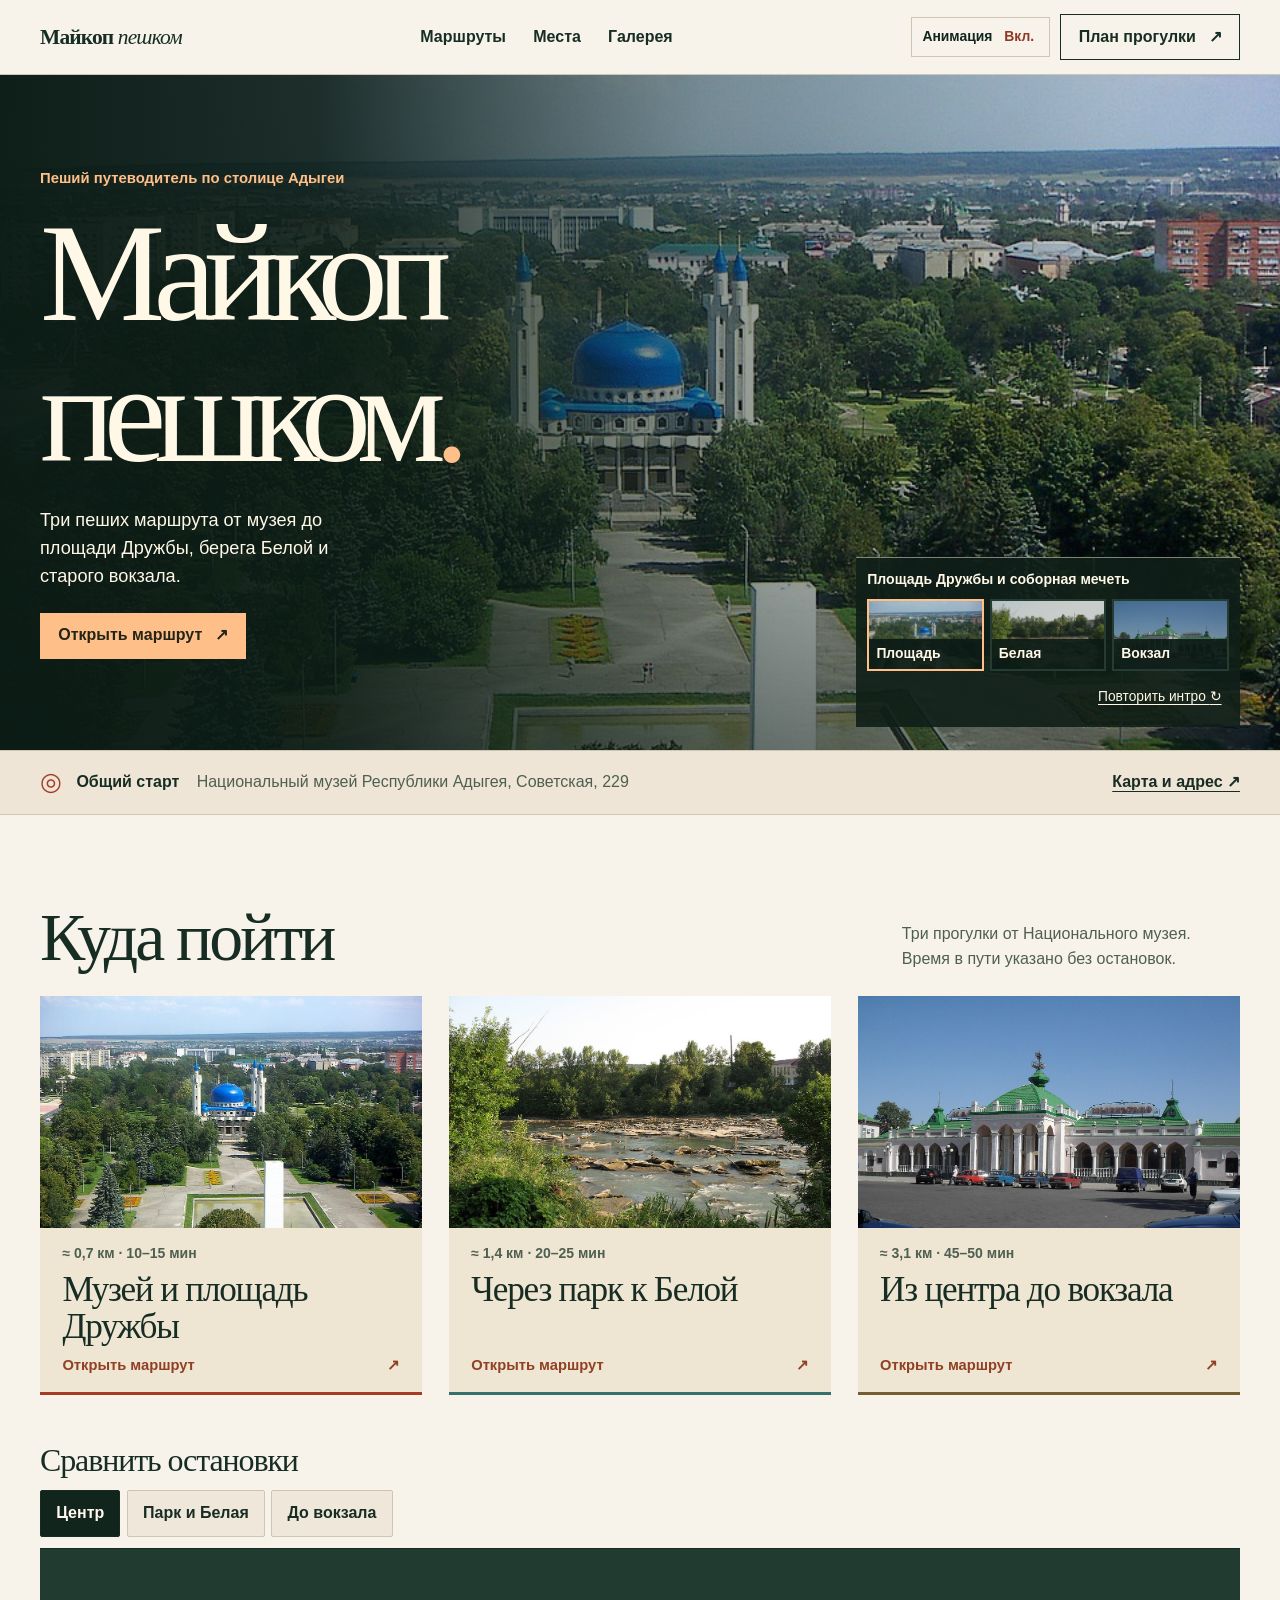
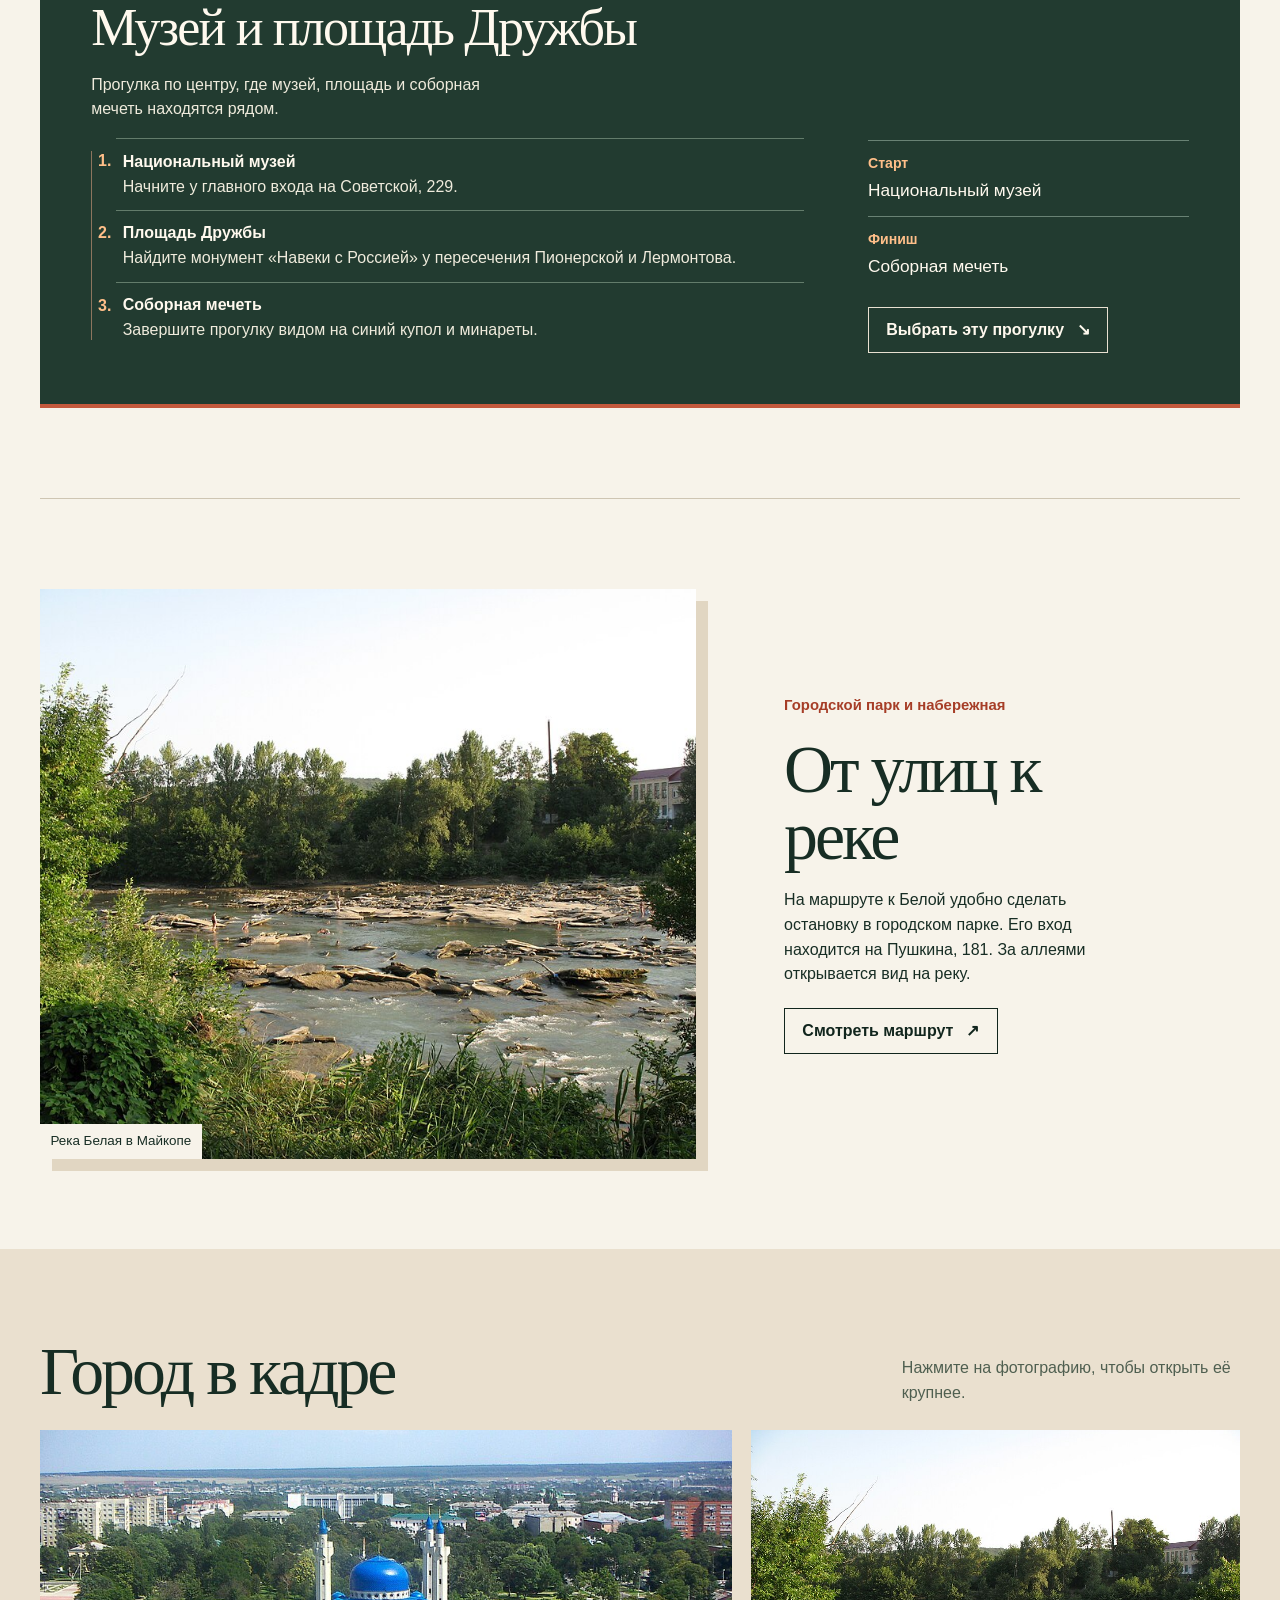
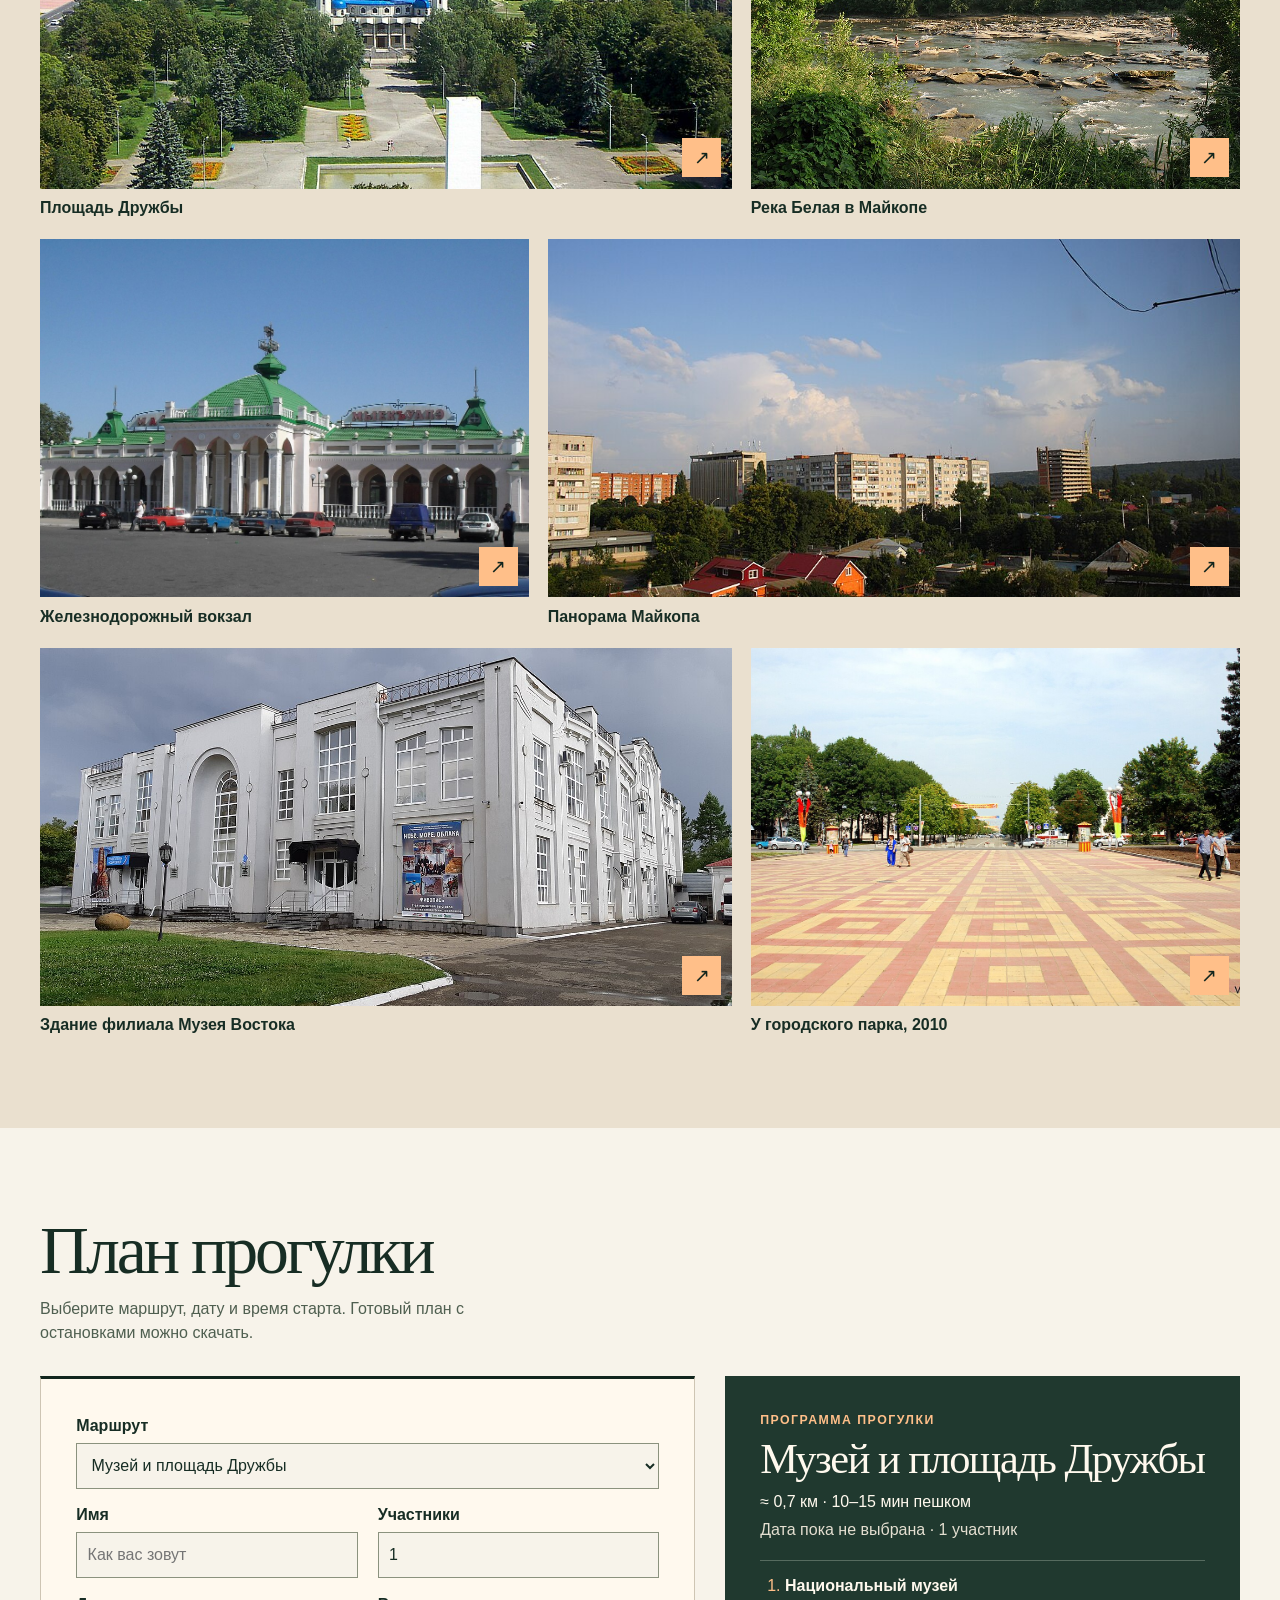
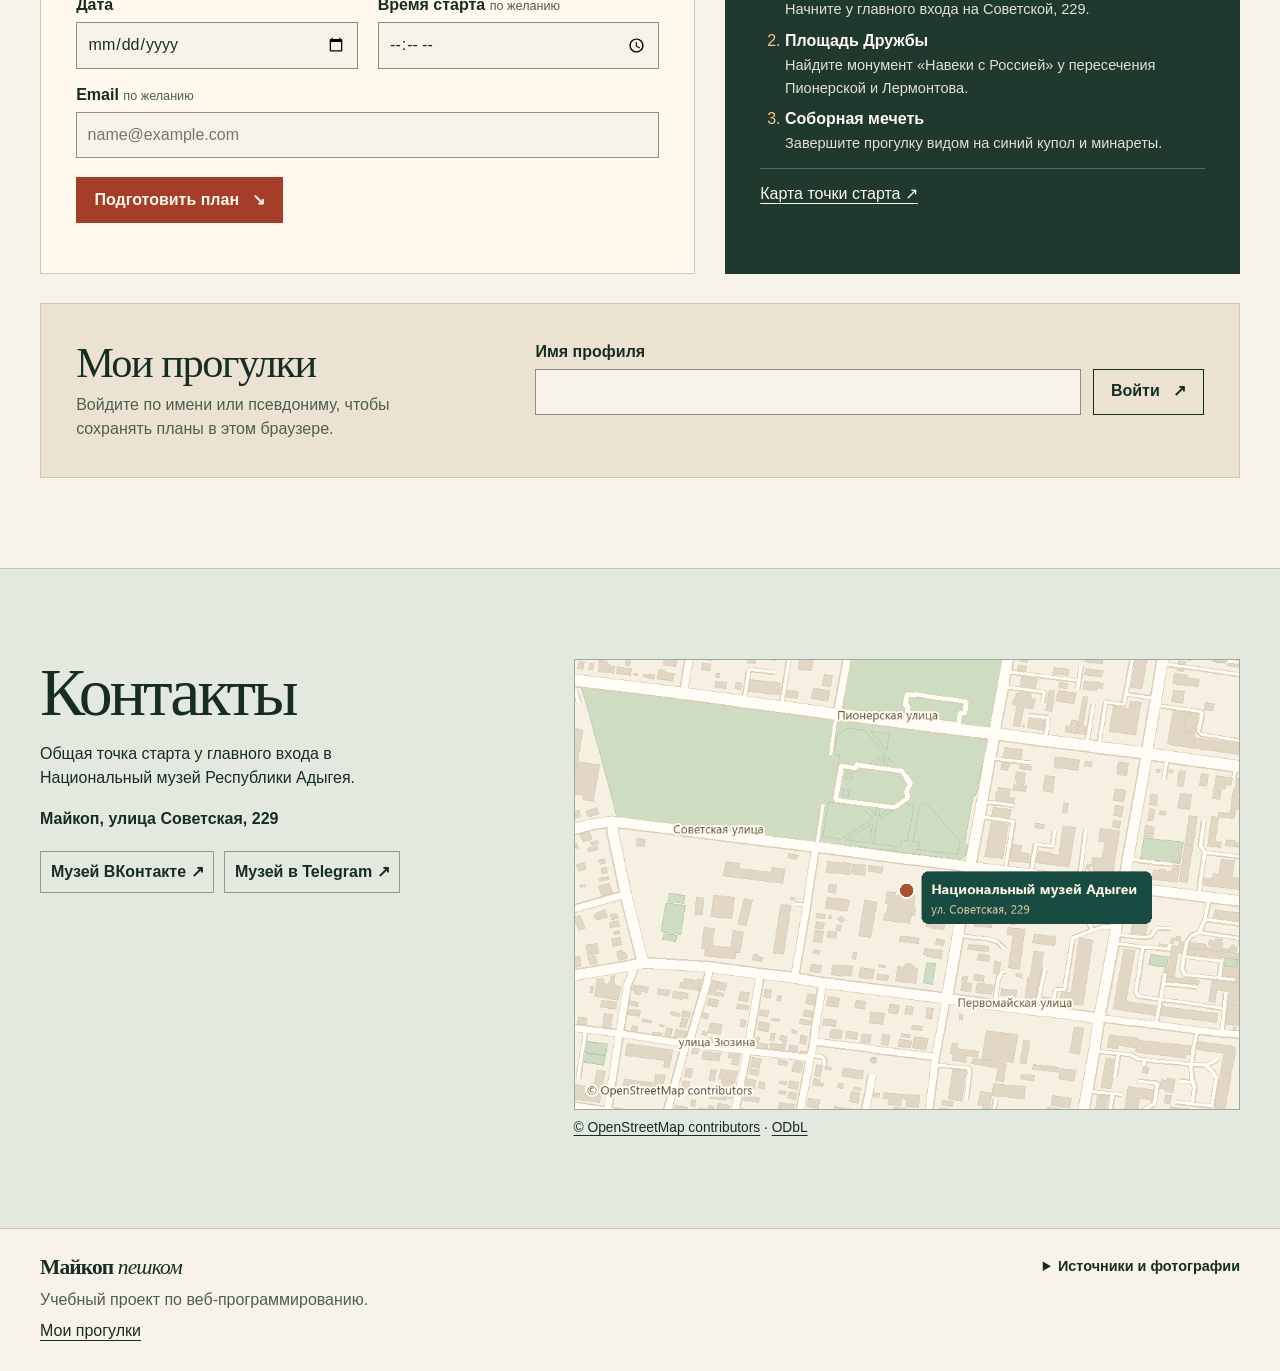
<file: index.html>
<!doctype html>
<html lang="ru">
<head>
    <meta charset="utf-8">
    <meta name="viewport" content="width=device-width, initial-scale=1">
    <meta name="description" content="Три пеших маршрута по Майкопу с общей точкой старта у Национального музея Адыгеи, фотографиями города и планом прогулки.">
    <title>Майкоп пешком — прогулки по городу</title>
    <link rel="stylesheet" href="styles.css">
    <link rel="stylesheet" href="motion.css">
    <link rel="stylesheet" href="guide.css">
    <link rel="stylesheet" href="planner.css?v=3">
    <script src="script.js?v=3" defer></script>
    <script src="motion.js" defer></script>
    <script src="hero-scenes.js" defer></script>
</head>
<body id="top">
<div class="scroll-track" aria-hidden="true"><div id="scroll-progress"></div></div>
<a class="skip-link" href="#main">К содержанию</a>
<header class="site-header">
    <div class="wrap header-inner">
        <a class="wordmark" href="#top">Майкоп<span> пешком</span></a>
        <nav aria-label="Главное меню">
            <a href="#routes">Маршруты</a>
            <a href="places.html">Места</a>
            <a href="#gallery">Галерея</a>
            <a class="mobile-plan-link" href="#booking">План</a>
        </nav>
        <div class="header-actions">
            <button type="button" id="motion-toggle" aria-pressed="false" hidden>Анимация <span id="motion-state" aria-hidden="true">Выкл.</span></button>
            <a class="button header-action" href="#booking">План прогулки <span aria-hidden="true">↗</span></a>
        </div>
    </div>
</header>

<main id="main">
    <section class="hero" aria-labelledby="hero-title">
        <div class="hero-copy wrap">
            <p class="eyebrow">Пеший путеводитель по столице Адыгеи</p>
            <h1 id="hero-title">
                <span class="title-line"><span class="title-word">Майкоп</span></span>
                <span class="title-line"><span class="title-word">пешком<span class="title-dot">.</span></span></span>
            </h1>
            <p class="hero-description">Три пеших маршрута от музея до площади Дружбы, берега Белой и старого вокзала.</p>
            <a class="button button-primary" id="hero-route" href="center.html">Открыть маршрут <span aria-hidden="true">↗</span></a>
        </div>
        <figure class="hero-photo" aria-describedby="hero-caption">
            <div class="hero-image-stage">
                <img class="hero-layer is-current" src="images/square.jpg" alt="Площадь Дружбы и соборная мечеть" width="960" height="720" fetchpriority="high">
                <img class="hero-layer" alt="" aria-hidden="true" width="960" height="720">
            </div>
        </figure>
        <div class="hero-tools wrap">
            <p id="hero-caption" aria-live="polite">Площадь Дружбы и соборная мечеть</p>
            <div id="hero-scenes" class="hero-scenes" role="group" aria-label="Виды Майкопа" hidden>
                <button type="button" data-hero-scene="center" data-scene-src="images/square.jpg" data-scene-caption="Площадь Дружбы и соборная мечеть" aria-pressed="true">
                    <img src="images/square.jpg" alt="" width="960" height="720" loading="lazy" decoding="async">
                    <span>Площадь</span>
                </button>
                <button type="button" data-hero-scene="river" data-scene-src="images/river.jpg" data-scene-caption="Река Белая в Майкопе" aria-pressed="false">
                    <img src="images/river.jpg" alt="" width="960" height="720" loading="lazy" decoding="async">
                    <span>Белая</span>
                </button>
                <button type="button" data-hero-scene="station" data-scene-src="images/station.jpg" data-scene-caption="Железнодорожный вокзал Майкопа" aria-pressed="false">
                    <img src="images/station.jpg" alt="" width="1400" height="785" loading="lazy" decoding="async">
                    <span>Вокзал</span>
                </button>
            </div>
            <button type="button" id="hero-replay" hidden>Повторить интро <span aria-hidden="true">↻</span></button>
        </div>
    </section>

    <div class="start-strip">
        <div class="wrap start-inner">
            <span class="start-pin" aria-hidden="true">◎</span>
            <p><strong>Общий старт</strong> <span>Национальный музей Республики Адыгея, Советская, 229</span></p>
            <a href="#contact">Карта и адрес <span aria-hidden="true">↗</span></a>
        </div>
    </div>

    <section id="routes" class="wrap section" aria-labelledby="routes-heading">
        <div class="section-heading" data-reveal>
            <h2 id="routes-heading">Куда пойти</h2>
            <p>Три прогулки от Национального музея. Время в пути указано без остановок.</p>
        </div>
        <div class="guide-choices">
            <a class="guide-choice guide-choice-center" href="center.html">
                <span class="guide-choice-image"><img src="images/square.jpg" alt="" width="960" height="720" loading="lazy" decoding="async"></span>
                <span class="guide-choice-copy">
                    <span class="guide-choice-facts">≈ 0,7 км <span aria-hidden="true">·</span> 10–15 мин</span>
                    <strong>Музей и площадь Дружбы</strong>
                    <span class="guide-choice-link">Открыть маршрут <span aria-hidden="true">↗</span></span>
                </span>
            </a>
            <a class="guide-choice guide-choice-river" href="river.html">
                <span class="guide-choice-image"><img src="images/river.jpg" alt="" width="960" height="720" loading="lazy" decoding="async"></span>
                <span class="guide-choice-copy">
                    <span class="guide-choice-facts">≈ 1,4 км <span aria-hidden="true">·</span> 20–25 мин</span>
                    <strong>Через парк к Белой</strong>
                    <span class="guide-choice-link">Открыть маршрут <span aria-hidden="true">↗</span></span>
                </span>
            </a>
            <a class="guide-choice guide-choice-station" href="station.html">
                <span class="guide-choice-image"><img src="images/station.jpg" alt="" width="1400" height="785" loading="lazy" decoding="async"></span>
                <span class="guide-choice-copy">
                    <span class="guide-choice-facts">≈ 3,1 км <span aria-hidden="true">·</span> 45–50 мин</span>
                    <strong>Из центра до вокзала</strong>
                    <span class="guide-choice-link">Открыть маршрут <span aria-hidden="true">↗</span></span>
                </span>
            </a>
        </div>
        <div class="route-preview">
            <h3>Сравнить остановки</h3>
            <div class="route-tabs" data-reveal role="group" aria-label="Маршрут">
                <button type="button" data-route="center" aria-controls="route-center" aria-pressed="true">Центр</button>
                <button type="button" data-route="river" aria-controls="route-river" aria-pressed="false">Парк и Белая</button>
                <button type="button" data-route="station" aria-controls="route-station" aria-pressed="false">До вокзала</button>
            </div>
            <noscript><p>Чтобы переключать маршруты и сохранять планы, включите JavaScript в браузере.</p></noscript>

            <article class="route-panel" id="route-center" data-route-panel="center">
                <div class="route-description">
                    <h3>Музей и площадь Дружбы</h3>
                    <p>Прогулка по центру, где музей, площадь и соборная мечеть находятся рядом.</p>
                    <ol class="route-stops">
                        <li><strong>Национальный музей</strong><span>Начните у главного входа на Советской, 229.</span></li>
                        <li><strong>Площадь Дружбы</strong><span>Найдите монумент «Навеки с Россией» у пересечения Пионерской и Лермонтова.</span></li>
                        <li><strong>Соборная мечеть</strong><span>Завершите прогулку видом на синий купол и минареты.</span></li>
                    </ol>
                </div>
                <div class="route-aside">
                    <dl class="route-facts">
                        <div><dt>Старт</dt><dd>Национальный музей</dd></div>
                        <div><dt>Финиш</dt><dd>Соборная мечеть</dd></div>
                    </dl>
                    <a class="button button-light" href="#booking" data-book-route="center">Выбрать эту прогулку <span aria-hidden="true">↘</span></a>
                </div>
            </article>

            <article class="route-panel" id="route-river" data-route-panel="river" hidden>
                <div class="route-description">
                    <h3>Через парк к Белой</h3>
                    <p>Маршрут от городского центра к парку и реке. У воды можно сделать остановку.</p>
                    <ol class="route-stops">
                        <li><strong>Национальный музей</strong><span>Встреча у входа на Советской, 229.</span></li>
                        <li><strong>Городской парк</strong><span>Дойдите до входа в парк на улице Пушкина, 181.</span></li>
                        <li><strong>Набережная Белой</strong><span>Финиш у «Золотого яблока», если открыт проход к набережной.</span></li>
                    </ol>
                </div>
                <div class="route-aside">
                    <dl class="route-facts">
                        <div><dt>Старт</dt><dd>Национальный музей</dd></div>
                        <div><dt>Финиш</dt><dd>Набережная Белой</dd></div>
                    </dl>
                    <a class="button button-light" href="#booking" data-book-route="river">Выбрать эту прогулку <span aria-hidden="true">↘</span></a>
                </div>
            </article>

            <article class="route-panel" id="route-station" data-route-panel="station" hidden>
                <div class="route-description">
                    <h3>Из центра до вокзала</h3>
                    <p>Прогулка с двумя разными городскими видами — зелёной площадью и вокзальным фасадом.</p>
                    <ol class="route-stops">
                        <li><strong>Национальный музей</strong><span>Начните у входа на Советской, 229.</span></li>
                        <li><strong>Площадь Дружбы</strong><span>Сделайте остановку у площади и посмотрите на мечеть.</span></li>
                        <li><strong>Железнодорожный вокзал</strong><span>Рассмотрите фасад с арками на Привокзальной площади, 1.</span></li>
                    </ol>
                </div>
                <div class="route-aside">
                    <dl class="route-facts">
                        <div><dt>Старт</dt><dd>Национальный музей</dd></div>
                        <div><dt>Финиш</dt><dd>Железнодорожный вокзал</dd></div>
                    </dl>
                    <a class="button button-light" href="#booking" data-book-route="station">Выбрать эту прогулку <span aria-hidden="true">↘</span></a>
                </div>
            </article>
        </div>
    </section>

    <section id="river-guide" class="wrap section river-feature" aria-labelledby="river-heading">
        <figure class="feature-photo" data-reveal>
            <img src="images/river.jpg" alt="Каменистое русло Белой в Майкопе, вдоль берега растут деревья" width="960" height="720" loading="lazy" decoding="async">
            <figcaption>Река Белая в Майкопе</figcaption>
        </figure>
        <div class="feature-copy" data-reveal>
            <p class="eyebrow">Городской парк и набережная</p>
            <h2 id="river-heading">От улиц к реке</h2>
            <p>На маршруте к Белой удобно сделать остановку в городском парке. Его вход находится на Пушкина, 181. За аллеями открывается вид на реку.</p>
            <a class="button feature-action" href="river.html">Смотреть маршрут <span aria-hidden="true">↗</span></a>
        </div>
    </section>

    <section id="gallery" class="gallery-section" aria-labelledby="gallery-heading">
        <div class="wrap section">
            <div class="section-heading" data-reveal>
                <h2 id="gallery-heading">Город в кадре</h2>
                <p>Нажмите на фотографию, чтобы открыть её крупнее.</p>
            </div>
            <div class="gallery">
                <figure data-reveal>
                    <button type="button" class="photo-button" aria-label="Увеличить фото площади Дружбы">
                        <img src="images/square.jpg" alt="Площадь Дружбы и соборная мечеть Майкопа" width="960" height="720" loading="lazy" decoding="async">
                        <span class="photo-icon" aria-hidden="true">↗</span>
                    </button>
                    <figcaption>Площадь Дружбы</figcaption>
                </figure>
                <figure data-reveal>
                    <button type="button" class="photo-button" aria-label="Увеличить фото реки Белой">
                        <img src="images/river.jpg" alt="Каменистый берег реки Белой рядом с деревьями" width="960" height="720" loading="lazy" decoding="async">
                        <span class="photo-icon" aria-hidden="true">↗</span>
                    </button>
                    <figcaption>Река Белая в Майкопе</figcaption>
                </figure>
                <figure data-reveal>
                    <button type="button" class="photo-button" aria-label="Увеличить фото вокзала">
                        <img src="images/station.jpg" alt="Фасад железнодорожного вокзала Майкопа" width="1400" height="785" loading="lazy" decoding="async">
                        <span class="photo-icon" aria-hidden="true">↗</span>
                    </button>
                    <figcaption>Железнодорожный вокзал</figcaption>
                </figure>
                <figure data-reveal>
                    <button type="button" class="photo-button" aria-label="Увеличить панораму Майкопа">
                        <img src="images/city.jpg" alt="Дома Майкопа и зелёный городской горизонт под облаками" width="960" height="483" loading="lazy" decoding="async">
                        <span class="photo-icon" aria-hidden="true">↗</span>
                    </button>
                    <figcaption>Панорама Майкопа</figcaption>
                </figure>
                <figure data-reveal>
                    <button type="button" class="photo-button" aria-label="Увеличить фото здания Музея Востока">
                        <img src="images/museum.jpg" alt="Каменное здание бывшей армянской церкви в Майкопе" width="1280" height="960" loading="lazy" decoding="async">
                        <span class="photo-icon" aria-hidden="true">↗</span>
                    </button>
                    <figcaption>Здание филиала Музея Востока</figcaption>
                </figure>
                <figure data-reveal>
                    <button type="button" class="photo-button" aria-label="Увеличить фото у городского парка">
                        <img src="images/park.jpg" alt="Площадка перед городским парком и вид на Краснооктябрьскую улицу в Майкопе" width="1280" height="857" loading="lazy" decoding="async">
                        <span class="photo-icon" aria-hidden="true">↗</span>
                    </button>
                    <figcaption>У городского парка, 2010</figcaption>
                </figure>
            </div>
        </div>
    </section>

    <section id="booking" class="wrap section booking-layout" aria-labelledby="booking-heading">
        <div class="booking-intro">
            <h2 id="booking-heading">План прогулки</h2>
            <p>Выберите маршрут, дату и время старта. Готовый план с остановками можно скачать.</p>
        </div>

        <form id="booking-form" method="post" data-formsubmit="c3016409a027871c0eaa88fd6080a812">
            <label class="full-width">Маршрут
                <select name="route" required>
                    <option value="center" data-distance="0,7 км" data-duration="10–15 мин">Музей и площадь Дружбы</option>
                    <option value="river" data-distance="1,4 км" data-duration="20–25 мин">Через парк к Белой</option>
                    <option value="station" data-distance="3,1 км" data-duration="45–50 мин">Из центра до вокзала</option>
                </select>
            </label>
            <label>Имя<input name="visitor" maxlength="80" required autocomplete="given-name" placeholder="Как вас зовут"></label>
            <label>Участники<input name="people" type="number" inputmode="numeric" min="1" max="20" value="1" required></label>
            <label>Дата<input name="date" type="date" required></label>
            <label><span>Время старта <small>по желанию</small></span><input name="time" type="time"></label>
            <label class="full-width"><span>Email <small>по желанию</small></span>
                <input type="email" name="email" maxlength="254" autocomplete="email" placeholder="name@example.com">
            </label>
            <p id="booking-email-note" class="full-width" hidden>При подготовке плана копия отправится на этот email и владельцу сайта.</p>
            <div class="booking-actions full-width">
                <button class="button button-primary" id="booking-prepare" type="submit" disabled>Подготовить план <span aria-hidden="true">↘</span></button>
                <div class="booking-result" id="booking-result" hidden>
                    <a id="booking-download" download="План прогулки по Майкопу.txt">Скачать план <span aria-hidden="true">↓</span></a>
                </div>
            </div>
            <output id="booking-status" class="full-width" aria-live="polite"></output>
            <p id="booking-email-status" class="full-width" role="status"></p>
        </form>

        <aside class="booking-preview" aria-labelledby="booking-route-title">
            <p class="booking-preview-label">Программа прогулки</p>
            <h3 id="booking-route-title">Музей и площадь Дружбы</h3>
            <p id="booking-preview-facts">≈ 0,7 км · 10–15 мин пешком</p>
            <p id="booking-preview-schedule">Дата пока не выбрана · 1 участник</p>
            <ol class="booking-stops" id="booking-stops">
                <li>Национальный музей</li>
                <li>Площадь Дружбы</li>
                <li>Соборная мечеть</li>
            </ol>
            <a href="#contact">Карта точки старта <span aria-hidden="true">↗</span></a>
        </aside>

        <div class="booking-profile" id="profile">
            <div class="booking-profile-intro">
                <h3 id="profile-heading">Мои прогулки</h3>
                <p>Войдите по имени или псевдониму, чтобы сохранять планы в этом браузере.</p>
            </div>
            <div class="booking-profile-content">
                <form id="profile-form" aria-labelledby="profile-heading">
                    <label>Имя профиля
                        <input id="profile-name" name="nickname" type="text" maxlength="32" autocomplete="off" required>
                    </label>
                    <button class="button booking-secondary" type="submit">Войти <span aria-hidden="true">↗</span></button>
                </form>
                <div id="profile-active" hidden>
                    <div class="booking-profile-account">
                        <p>Профиль <strong id="profile-display-name"></strong></p>
                        <button class="button booking-secondary" id="profile-signout" type="button">Выйти</button>
                    </div>
                    <p class="booking-profile-empty" id="profile-empty">Здесь появятся сохранённые планы.</p>
                    <ul class="booking-saved-plans" id="profile-plans" aria-label="Сохранённые планы"></ul>
                </div>
                <p class="booking-profile-status" id="profile-status" aria-live="polite"></p>
            </div>
        </div>
        <noscript class="full-width">Для подготовки и скачивания плана включите JavaScript в браузере.</noscript>
    </section>

    <section id="contact" class="contact-section" aria-labelledby="contact-heading">
        <div class="wrap section contacts">
            <div data-reveal>
                <h2 id="contact-heading">Контакты</h2>
                <p>Общая точка старта у главного входа в Национальный музей Республики Адыгея.</p>
                <address>Майкоп, улица Советская, 229</address>
                <div class="contact-links">
                    <a href="https://vk.com/adygmuseum" target="_blank" rel="noopener noreferrer">Музей ВКонтакте ↗</a>
                    <a href="https://t.me/adygmuseum" target="_blank" rel="noopener noreferrer">Музей в Telegram ↗</a>
                </div>
            </div>
            <figure class="contact-map" data-reveal>
                <a href="https://www.openstreetmap.org/?mlat=44.6061861&amp;mlon=40.0988361#map=17/44.6061861/40.0988361" target="_blank" rel="noopener noreferrer">
                    <img src="images/map.png" alt="Карта центра Майкопа с отметкой музея на Советской улице, 229" width="960" height="650" loading="lazy" decoding="async">
                </a>
                <figcaption><a href="https://www.openstreetmap.org/copyright">© OpenStreetMap contributors</a> · <a href="https://opendatacommons.org/licenses/odbl/">ODbL</a></figcaption>
            </figure>
        </div>
    </section>
</main>

<footer>
    <div class="wrap footer-inner">
        <div>
            <a class="wordmark" href="#top">Майкоп<span> пешком</span></a>
            <p>Учебный проект по веб-программированию.</p>
            <a href="#profile">Мои прогулки</a>
        </div>
        <details class="credits">
            <summary>Источники и фотографии</summary>
            <ul>
                <li>Площадь Дружбы · <a href="https://commons.wikimedia.org/wiki/File:Майкопская_Соборная_мечеть.JPG">Kesoff</a> · <a href="https://creativecommons.org/licenses/by-sa/3.0/">CC BY-SA 3.0</a> · уменьшено</li>
                <li>Вокзал · <a href="https://commons.wikimedia.org/wiki/File:Вокзал_Майкопа.JPG">Знанибус</a> · общественное достояние</li>
                <li>Река Белая · <a href="https://commons.wikimedia.org/wiki/File:R._Belaya_(Kuban)_Maykop_4.jpg">IGW</a> · <a href="https://creativecommons.org/licenses/by-sa/3.0/">CC BY-SA 3.0</a> · уменьшено</li>
                <li>Панорама · <a href="https://commons.wikimedia.org/wiki/File:CLOUDS_VIEW_(2011-07-22_18-42-09)_-_panoramio.jpg">NJCHCI</a> · <a href="https://creativecommons.org/licenses/by/3.0/">CC BY 3.0</a> · уменьшено</li>
                <li>Здание филиала Музея Востока · <a href="https://commons.wikimedia.org/wiki/File:Армянская_церковь,_Филиал_музея_Востока._Майкоп.jpg">ALDOR46</a> · <a href="https://creativecommons.org/licenses/by-sa/4.0/">CC BY-SA 4.0</a> · уменьшенная копия</li>
                <li>У городского парка · <a href="https://commons.wikimedia.org/wiki/File:Горпарк.Ул_Краснооктябрьская._Фото_Виктора_Белоусова._-_panoramio.jpg">Виктор Белоусов</a> · <a href="https://creativecommons.org/licenses/by/3.0/">CC BY 3.0</a> · уменьшенная копия</li>
                <li><a href="https://pokolenie.adygheya.gov.ru/tourism/natsionalnyy-muzey-respubliki-adygeya/">Национальный музей Республики Адыгея</a></li>
                <li><a href="https://www.culture.ru/institutes/42725/gorodskoi-park-kultury-i-otdykha-g-maikopa">Городской парк Майкопа</a></li>
            </ul>
        </details>
    </div>
</footer>

<dialog id="photo-dialog" aria-label="Просмотр галереи">
    <div class="dialog-toolbar">
        <span id="photo-count" aria-live="polite"></span>
        <form method="dialog"><button type="submit" aria-label="Закрыть фотографию">×</button></form>
    </div>
    <img id="enlarged-photo" alt="" draggable="false">
    <div class="dialog-caption">
        <button type="button" data-gallery-direction="previous" aria-label="Предыдущая фотография">←</button>
        <p id="photo-caption"></p>
        <button type="button" data-gallery-direction="next" aria-label="Следующая фотография">→</button>
    </div>
</dialog>
</body>
</html>
</file>
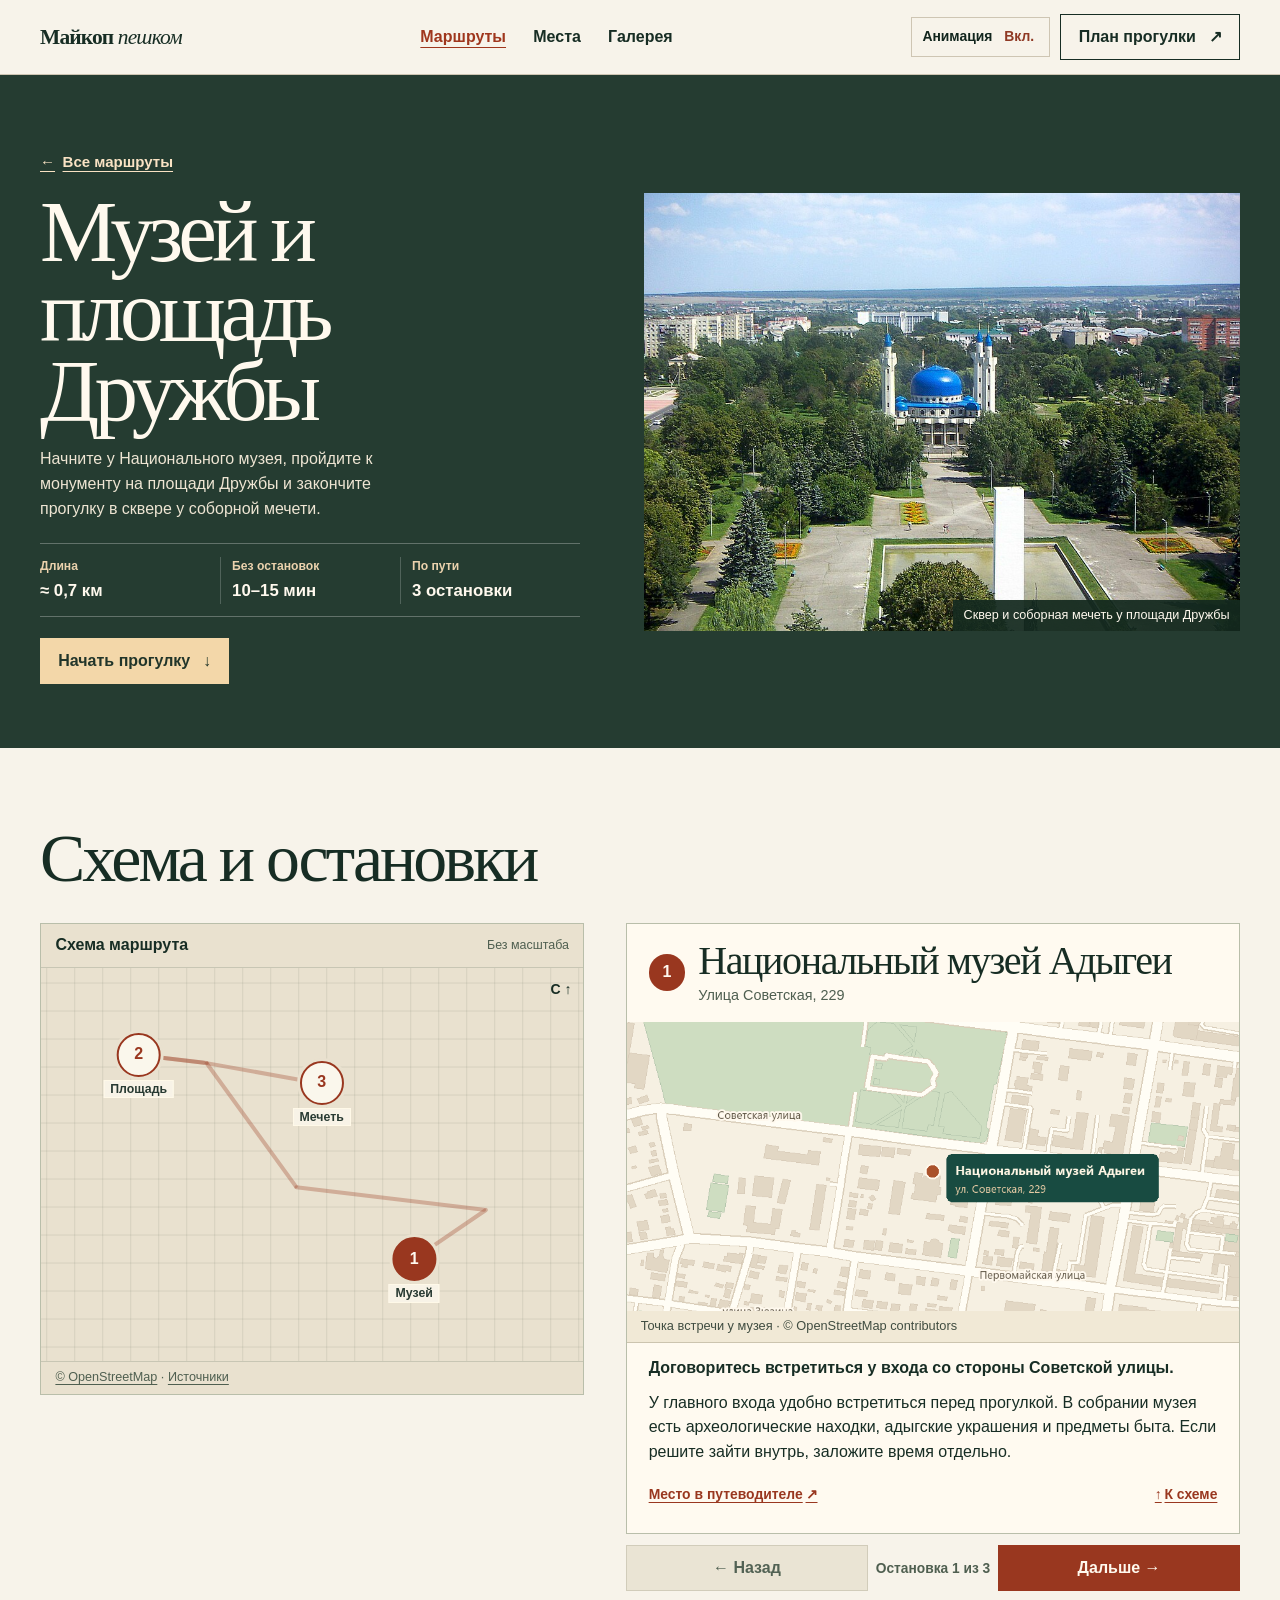
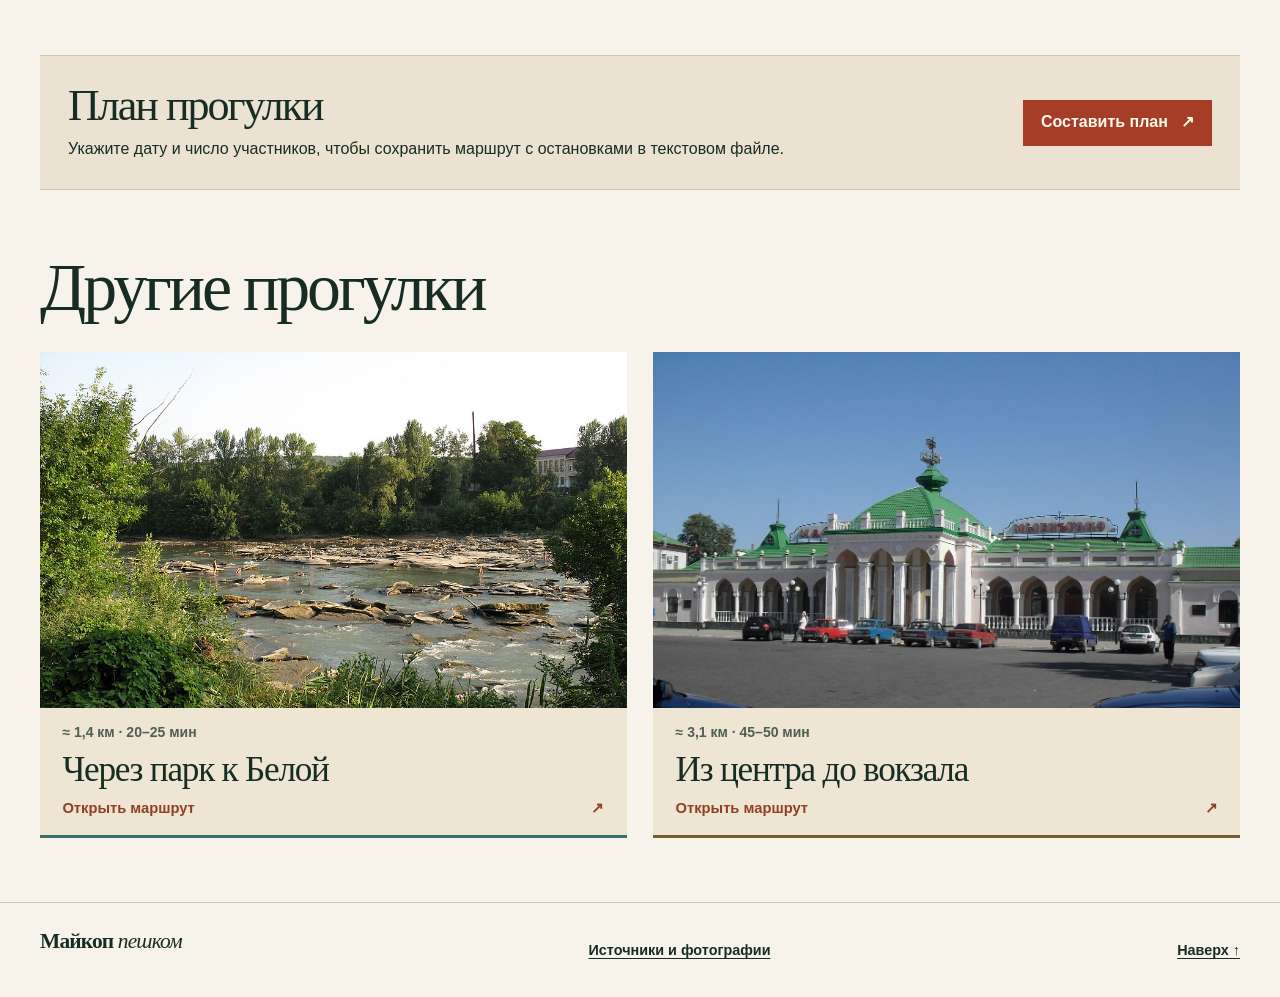
<file: center.html>
<!doctype html>
<html lang="ru">
<head>
    <meta charset="utf-8">
    <meta name="viewport" content="width=device-width, initial-scale=1">
    <meta name="description" content="Начните у Национального музея, пройдите к монументу на площади Дружбы и закончите прогулку в сквере у соборной мечети.">
    <title>Музей и площадь Дружбы — Майкоп пешком</title>
    <link rel="stylesheet" href="styles.css">
    <link rel="stylesheet" href="motion.css">
    <link rel="stylesheet" href="guide.css">
    <script src="motion.js" defer></script>
    <script src="route-guide.js" defer></script
</head>
<body class="guide-subpage" id="top">
<div class="scroll-track" aria-hidden="true"><div id="scroll-progress"></div></div>
<a class="skip-link" href="#main">К содержанию</a>
<header class="site-header">
    <div class="wrap header-inner">
        <a class="wordmark" href="index.html">Майкоп<span> пешком</span></a>
        <nav aria-label="Главное меню">
            <a href="index.html#routes" aria-current="true">Маршруты</a>
            <a href="places.html">Места</a>
            <a href="index.html#gallery">Галерея</a>
            <a class="mobile-plan-link" href="index.html?route=center#booking">План</a>
        </nav>
        <div class="header-actions">
            <button type="button" id="motion-toggle" aria-pressed="false" hidden>Анимация <span id="motion-state" aria-hidden="true">Выкл.</span></button>
            <a class="button header-action" href="index.html?route=center#booking">План прогулки <span aria-hidden="true">↗</span></a>
        </div>
    </div>
</header>
<main id="main" class="guide-theme-center" data-route-guide>
    <section class="guide-hero" aria-labelledby="route-title">
        <div class="wrap guide-hero-inner">
            <div class="guide-hero-copy">
                <a class="guide-back" href="index.html#routes"><span aria-hidden="true">←</span> Все маршруты</a>
                <h1 id="route-title">Музей и площадь Дружбы</h1>
                <p class="guide-intro">Начните у Национального музея, пройдите к монументу на площади Дружбы и закончите прогулку в сквере у соборной мечети.</p>
                <dl class="guide-facts">
                    <div><dt>Длина</dt><dd>≈ 0,7 км</dd></div>
                    <div><dt>Без остановок</dt><dd>10–15 мин</dd></div>
                    <div><dt>По пути</dt><dd>3 остановки</dd></div>
                </dl>
                <a class="button guide-start" href="#stop-1" data-guide-start>Начать прогулку <span aria-hidden="true">↓</span></a>
            </div>
            <figure class="guide-cover">
                <img src="images/square.jpg" alt="Сквер рядом с площадью Дружбы и соборная мечеть Майкопа" width="960" height="720" fetchpriority="high">
                <figcaption>Сквер и соборная мечеть у площади Дружбы</figcaption>
            </figure>
        </div>
    </section>

    <section class="wrap guide-workspace" aria-labelledby="guide-heading">
        <h2 id="guide-heading">Схема и остановки</h2>
        <div class="guide-workspace-columns">
            <aside class="guide-map" id="guide-map" aria-label="Схема маршрута" data-guide-map>
                <div class="guide-map-head">
                    <h3>Схема маршрута</h3>
                    <span>Без масштаба</span>
                </div>
                <div class="guide-map-plot">
                    <span class="guide-map-north" aria-label="Север">С ↑</span>
                    <div class="guide-map-lines" aria-hidden="true">
                        <span class="guide-map-line" data-map-leg="0" style="--x:68.81%;--y:74.00%;--length:15.97%;--angle:-34.30deg"></span>
                        <span class="guide-map-line" data-map-leg="0" style="--x:82.00%;--y:61.58%;--length:35.13%;--angle:-173.16deg"></span>
                        <span class="guide-map-line" data-map-leg="0" style="--x:47.12%;--y:55.80%;--length:28.44%;--angle:-125.92deg"></span>
                        <span class="guide-map-line" data-map-leg="0" style="--x:30.44%;--y:24.02%;--length:12.52%;--angle:-173.28deg"></span>
                        <span class="guide-map-line" data-map-leg="1" style="--x:18.00%;--y:22.00%;--length:12.52%;--angle:6.72deg"></span>
                        <span class="guide-map-line" data-map-leg="1" style="--x:30.44%;--y:24.02%;--length:17.72%;--angle:10.21deg"></span>
                        <span class="guide-map-line" data-map-leg="1" style="--x:47.88%;--y:28.36%;--length:3.91%;--angle:8.01deg"></span>
                    </div>
                    <button type="button" class="guide-pin" style="--x:68.81%;--y:74.00%" data-guide-target="stop-1" aria-controls="stop-1" aria-pressed="true" aria-label="1. Национальный музей Адыгеи">
                        <span class="guide-pin-number">1</span>
                        <span class="guide-pin-label">Музей</span>
                    </button>
                    <button type="button" class="guide-pin" style="--x:18.00%;--y:22.00%" data-guide-target="stop-2" aria-controls="stop-2" aria-pressed="false" aria-label="2. Площадь Дружбы">
                        <span class="guide-pin-number">2</span>
                        <span class="guide-pin-label">Площадь</span>
                    </button>
                    <button type="button" class="guide-pin" style="--x:51.74%;--y:29.11%" data-guide-target="stop-3" aria-controls="stop-3" aria-pressed="false" aria-label="3. Соборная мечеть">
                        <span class="guide-pin-number">3</span>
                        <span class="guide-pin-label">Мечеть</span>
                    </button>
                </div>
                <p class="guide-map-caption"><a href="https://www.openstreetmap.org/copyright">© OpenStreetMap</a> <span>·</span> <a href="places.html#sources">Источники</a></p>
            </aside>

            <div class="guide-stage">
                <article class="guide-stop" id="stop-1" data-guide-panel>
                    <div class="guide-stop-title">
                        <span class="guide-stop-number" aria-hidden="true">1</span>
                        <div>
                            <h3 data-guide-title tabindex="-1">Национальный музей Адыгеи</h3>
                            <p>Улица Советская, 229</p>
                        </div>
                    </div>
                    <figure class="guide-stop-photo guide-stop-map">
                        <img src="images/map.png" alt="Карта с отметкой Национального музея Адыгеи" width="960" height="650" decoding="async">
                        <figcaption>Точка встречи у музея · © OpenStreetMap contributors</figcaption>
                    </figure>
                    <div class="guide-stop-copy">
                        <p>Договоритесь встретиться у входа со стороны Советской улицы.</p>
                        <p>У главного входа удобно встретиться перед прогулкой. В собрании музея есть археологические находки, адыгские украшения и предметы быта. Если решите зайти внутрь, заложите время отдельно.</p>
                        <div class="guide-stop-links">
                            <a href="places.html#museum">Место в путеводителе <span aria-hidden="true">↗</span></a>
                            <a class="guide-map-return" href="#guide-map"><span aria-hidden="true">↑</span> К схеме</a>
                        </div>
                    </div>
                </article>
                <article class="guide-stop" id="stop-2" data-guide-panel>
                    <div class="guide-stop-title">
                        <span class="guide-stop-number" aria-hidden="true">2</span>
                        <div>
                            <h3 data-guide-title tabindex="-1">Площадь Дружбы</h3>
                            <p>Улица Пионерская, у улицы Лермонтова</p>
                        </div>
                    </div>
                    <figure class="guide-stop-photo">
                        <img src="images/square.jpg" alt="Сквер рядом с площадью Дружбы и соборная мечеть Майкопа" width="960" height="720" decoding="async">
                        <figcaption>Сквер и соборная мечеть у площади Дружбы</figcaption>
                    </figure>
                    <div class="guide-stop-copy">
                        <p>Найдите монумент «Дружба» у пересечения Пионерской и Лермонтова.</p>
                        <p>Найдите монумент «Навеки с Россией» и оглядитесь: у сухого фонтана вокруг него выложен гранитный орнамент. Дальше можно пройти в сквер к мечети или продолжить путь к вокзалу.</p>
                        <div class="guide-stop-links">
                            <a href="places.html#square">Место в путеводителе <span aria-hidden="true">↗</span></a>
                            <a class="guide-map-return" href="#guide-map"><span aria-hidden="true">↑</span> К схеме</a>
                        </div>
                    </div>
                </article>
                <article class="guide-stop" id="stop-3" data-guide-panel>
                    <div class="guide-stop-title">
                        <span class="guide-stop-number" aria-hidden="true">3</span>
                        <div>
                            <h3 data-guide-title tabindex="-1">Соборная мечеть</h3>
                            <p>Улица Советская, 200</p>
                        </div>
                    </div>
                    <figure class="guide-stop-photo">
                        <img src="images/square.jpg" alt="Соборная мечеть Майкопа с синим куполом и минаретами" width="960" height="720" decoding="async">
                        <figcaption>Соборная мечеть Майкопа</figcaption>
                    </figure>
                    <div class="guide-stop-copy">
                        <p>Из сквера видно купол мечети. Здесь можно закончить прогулку или вернуться в центр.</p>
                        <p>Остановитесь в сквере и посмотрите на синий купол и четыре минарета. С открытой дорожки видно, как симметрично они обрамляют здание.</p>
                        <div class="guide-stop-links">
                            <a href="places.html#mosque">Место в путеводителе <span aria-hidden="true">↗</span></a>
                            <a class="guide-map-return" href="#guide-map"><span aria-hidden="true">↑</span> К схеме</a>
                        </div>
                    </div>
                </article>
                <div class="guide-controls" data-guide-controls hidden>
                    <button type="button" data-guide-prev><span aria-hidden="true">←</span> Назад</button>
                    <span role="status" data-guide-progress></span>
                    <button type="button" data-guide-next>Дальше <span aria-hidden="true">→</span></button>
                </div>
            </div>
        </div>
        <div class="guide-plan">
            <div>
                <h2>План прогулки</h2>
                <p>Укажите дату и число участников, чтобы сохранить маршрут с остановками в текстовом файле.</p>
            </div>
            <a class="button button-primary" href="index.html?route=center#booking">Составить план <span aria-hidden="true">↗</span></a>
        </div>
    </section>

    <section class="wrap guide-more" aria-labelledby="more-heading">
        <h2 id="more-heading">Другие прогулки</h2>
        <div class="guide-choices guide-choices-two">
            <a class="guide-choice guide-choice-river" href="river.html">
                <span class="guide-choice-image"><img src="images/river.jpg" alt="" width="960" height="720" loading="lazy" decoding="async"></span>
                <span class="guide-choice-copy">
                    <span class="guide-choice-facts">≈ 1,4 км <span aria-hidden="true">·</span> 20–25 мин</span>
                    <strong>Через парк к Белой</strong>
                    <span class="guide-choice-link">Открыть маршрут <span aria-hidden="true">↗</span></span>
                </span>
            </a>
            <a class="guide-choice guide-choice-station" href="station.html">
                <span class="guide-choice-image"><img src="images/station.jpg" alt="" width="1400" height="785" loading="lazy" decoding="async"></span>
                <span class="guide-choice-copy">
                    <span class="guide-choice-facts">≈ 3,1 км <span aria-hidden="true">·</span> 45–50 мин</span>
                    <strong>Из центра до вокзала</strong>
                    <span class="guide-choice-link">Открыть маршрут <span aria-hidden="true">↗</span></span>
                </span>
            </a>
        </div>
    </section>
</main>

<footer>
    <div class="wrap footer-inner guide-footer">
        <a class="wordmark" href="index.html">Майкоп<span> пешком</span></a>
        <a href="places.html#sources">Источники и фотографии</a>
        <a href="#top">Наверх ↑</a>
    </div>
</footer>
</body>
</html>
</file>
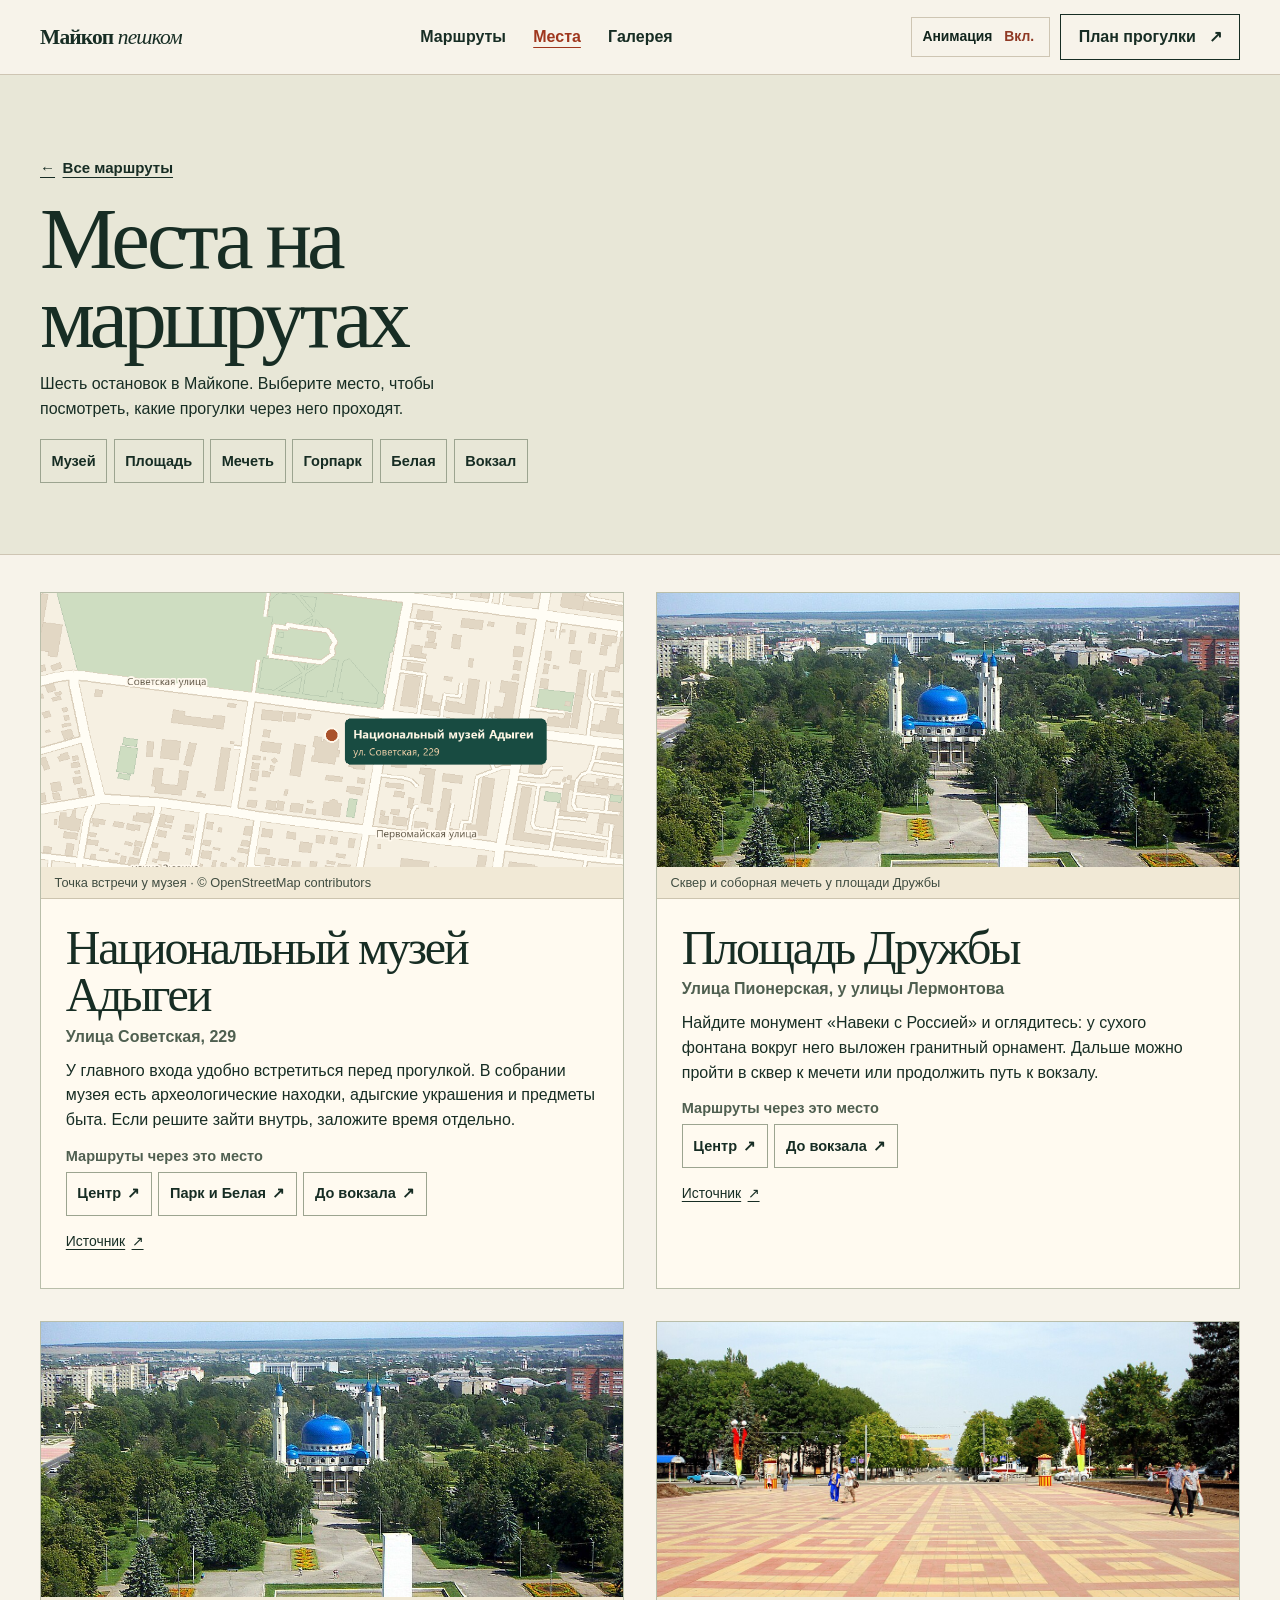
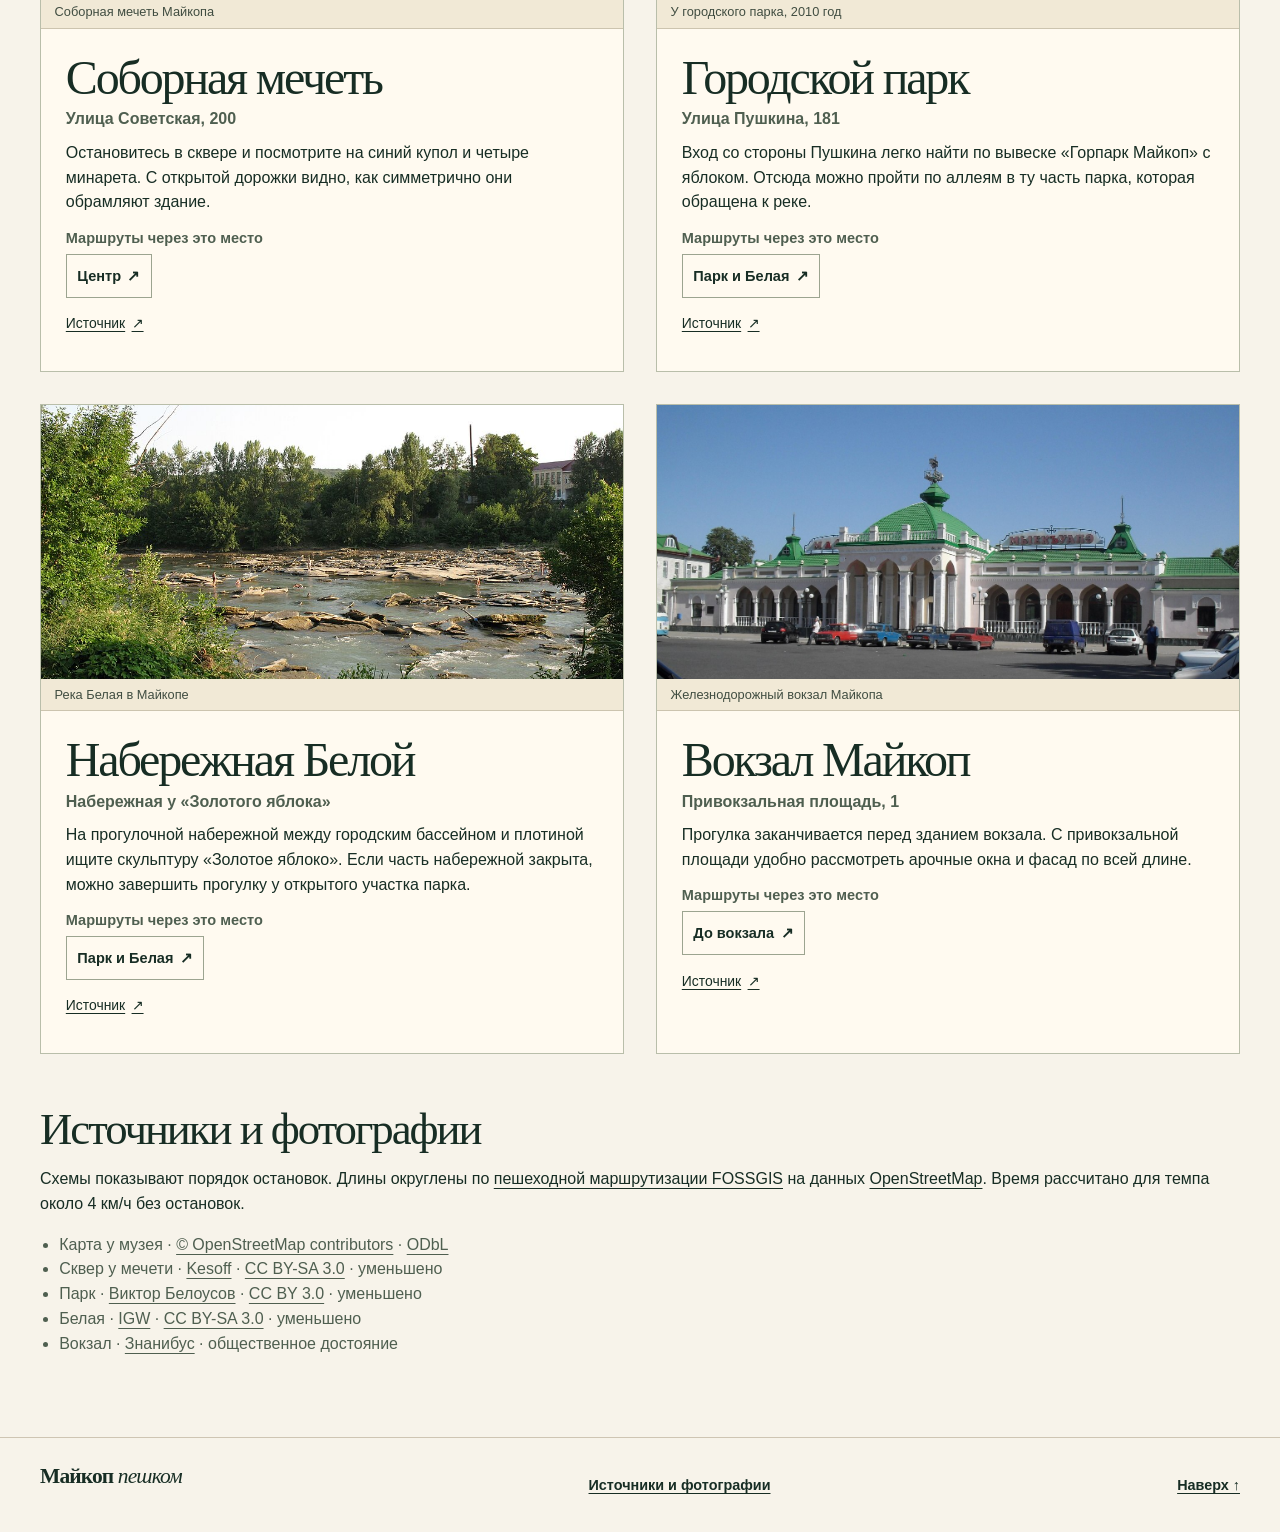
<file: places.html>
<!doctype html>
<html lang="ru">
<head>
    <meta charset="utf-8">
    <meta name="viewport" content="width=device-width, initial-scale=1">
    <meta name="description" content="Музей, площадь Дружбы, мечеть, городской парк, набережная Белой и вокзал Майкопа.">
    <title>Места на маршрутах — Майкоп пешком</title>
    <link rel="stylesheet" href="styles.css">
    <link rel="stylesheet" href="motion.css">
    <link rel="stylesheet" href="guide.css">
    <script src="motion.js" defer></script>
</head>
<body class="guide-subpage" id="top">
<div class="scroll-track" aria-hidden="true"><div id="scroll-progress"></div></div>
<a class="skip-link" href="#main">К содержанию</a>
<header class="site-header">
    <div class="wrap header-inner">
        <a class="wordmark" href="index.html">Майкоп<span> пешком</span></a>
        <nav aria-label="Главное меню">
            <a href="index.html#routes">Маршруты</a>
            <a href="places.html" aria-current="page">Места</a>
            <a href="index.html#gallery">Галерея</a>
            <a class="mobile-plan-link" href="index.html#booking">План</a>
        </nav>
        <div class="header-actions">
            <button type="button" id="motion-toggle" aria-pressed="false" hidden>Анимация <span id="motion-state" aria-hidden="true">Выкл.</span></button>
            <a class="button header-action" href="index.html#booking">План прогулки <span aria-hidden="true">↗</span></a>
        </div>
    </div>
</header>
<main id="main">
    <div class="places-intro">
        <div class="wrap">
            <a class="guide-back" href="index.html#routes"><span aria-hidden="true">←</span> Все маршруты</a>
            <h1>Места на маршрутах</h1>
            <p>Шесть остановок в Майкопе. Выберите место, чтобы посмотреть, какие прогулки через него проходят.</p>
            <nav aria-label="Места" class="places-jump">
                <a href="#museum">Музей</a>
                <a href="#square">Площадь</a>
                <a href="#mosque">Мечеть</a>
                <a href="#park">Горпарк</a>
                <a href="#belaya">Белая</a>
                <a href="#station">Вокзал</a>
            </nav>
        </div>
    </div>
    <div class="wrap places-grid">
        <article class="place-card" id="museum" aria-labelledby="place-museum">
            <figure class="place-picture guide-stop-map">
                <img src="images/map.png" alt="Карта с отметкой Национального музея Адыгеи" width="960" height="650" loading="lazy" decoding="async">
                <figcaption>Точка встречи у музея · © OpenStreetMap contributors</figcaption>
            </figure>
            <div class="place-copy">
                <h2 id="place-museum">Национальный музей Адыгеи</h2>
                <p class="place-address">Улица Советская, 229</p>
                <p>У главного входа удобно встретиться перед прогулкой. В собрании музея есть археологические находки, адыгские украшения и предметы быта. Если решите зайти внутрь, заложите время отдельно.</p>
                <div class="place-routes">
                    <h3>Маршруты через это место</h3>
                    <div>
                        <a href="center.html#stop-1">Центр <span aria-hidden="true">↗</span></a>
                        <a href="river.html#stop-1">Парк и Белая <span aria-hidden="true">↗</span></a>
                        <a href="station.html#stop-1">До вокзала <span aria-hidden="true">↗</span></a>
                    </div>
                </div>
                <a class="place-source" href="https://pokolenie.adygheya.gov.ru/tourism/natsionalnyy-muzey-respubliki-adygeya/">Источник <span aria-hidden="true">↗</span></a>
            </div>
        </article>
        <article class="place-card" id="square" aria-labelledby="place-square">
            <figure class="place-picture">
                <img src="images/square.jpg" alt="Сквер рядом с площадью Дружбы и соборная мечеть Майкопа" width="960" height="720" loading="lazy" decoding="async">
                <figcaption>Сквер и соборная мечеть у площади Дружбы</figcaption>
            </figure>
            <div class="place-copy">
                <h2 id="place-square">Площадь Дружбы</h2>
                <p class="place-address">Улица Пионерская, у улицы Лермонтова</p>
                <p>Найдите монумент «Навеки с Россией» и оглядитесь: у сухого фонтана вокруг него выложен гранитный орнамент. Дальше можно пройти в сквер к мечети или продолжить путь к вокзалу.</p>
                <div class="place-routes">
                    <h3>Маршруты через это место</h3>
                    <div>
                        <a href="center.html#stop-2">Центр <span aria-hidden="true">↗</span></a>
                        <a href="station.html#stop-2">До вокзала <span aria-hidden="true">↗</span></a>
                    </div>
                </div>
                <a class="place-source" href="https://maikop.ru/news/V-stolitse-Adygei-zavershaetsya-rekonstruktsiya-ploshchadi-Druzhby-/">Источник <span aria-hidden="true">↗</span></a>
            </div>
        </article>
        <article class="place-card" id="mosque" aria-labelledby="place-mosque">
            <figure class="place-picture">
                <img src="images/square.jpg" alt="Соборная мечеть Майкопа с синим куполом и минаретами" width="960" height="720" loading="lazy" decoding="async">
                <figcaption>Соборная мечеть Майкопа</figcaption>
            </figure>
            <div class="place-copy">
                <h2 id="place-mosque">Соборная мечеть</h2>
                <p class="place-address">Улица Советская, 200</p>
                <p>Остановитесь в сквере и посмотрите на синий купол и четыре минарета. С открытой дорожки видно, как симметрично они обрамляют здание.</p>
                <div class="place-routes">
                    <h3>Маршруты через это место</h3>
                    <div>
                        <a href="center.html#stop-3">Центр <span aria-hidden="true">↗</span></a>
                    </div>
                </div>
                <a class="place-source" href="https://pokolenie.adygheya.gov.ru/tourism/sobornaya-mechet-goroda-maykopa/">Источник <span aria-hidden="true">↗</span></a>
            </div>
        </article>
        <article class="place-card" id="park" aria-labelledby="place-park">
            <figure class="place-picture">
                <img src="images/park.jpg" alt="Площадка перед городским парком и Краснооктябрьская улица в Майкопе" width="1280" height="857" loading="lazy" decoding="async">
                <figcaption>У городского парка, 2010 год</figcaption>
            </figure>
            <div class="place-copy">
                <h2 id="place-park">Городской парк</h2>
                <p class="place-address">Улица Пушкина, 181</p>
                <p>Вход со стороны Пушкина легко найти по вывеске «Горпарк Майкоп» с яблоком. Отсюда можно пройти по аллеям в ту часть парка, которая обращена к реке.</p>
                <div class="place-routes">
                    <h3>Маршруты через это место</h3>
                    <div>
                        <a href="river.html#stop-2">Парк и Белая <span aria-hidden="true">↗</span></a>
                    </div>
                </div>
                <a class="place-source" href="https://www.culture.ru/institutes/42725/gorodskoi-park-kultury-i-otdykha-g-maikopa">Источник <span aria-hidden="true">↗</span></a>
            </div>
        </article>
        <article class="place-card" id="belaya" aria-labelledby="place-belaya">
            <figure class="place-picture">
                <img src="images/river.jpg" alt="Каменистое русло Белой и деревья на берегу в Майкопе" width="960" height="720" loading="lazy" decoding="async">
                <figcaption>Река Белая в Майкопе</figcaption>
            </figure>
            <div class="place-copy">
                <h2 id="place-belaya">Набережная Белой</h2>
                <p class="place-address">Набережная у «Золотого яблока»</p>
                <p>На прогулочной набережной между городским бассейном и плотиной ищите скульптуру «Золотое яблоко». Если часть набережной закрыта, можно завершить прогулку у открытого участка парка.</p>
                <div class="place-routes">
                    <h3>Маршруты через это место</h3>
                    <div>
                        <a href="river.html#stop-3">Парк и Белая <span aria-hidden="true">↗</span></a>
                    </div>
                </div>
                <a class="place-source" href="https://www.runcity.org/ru/events/maykop2025/routes/lobachevsky/#c483">Источник <span aria-hidden="true">↗</span></a>
            </div>
        </article>
        <article class="place-card" id="station" aria-labelledby="place-station">
            <figure class="place-picture">
                <img src="images/station.jpg" alt="Вокзал Майкопа с зелёной крышей и арочными окнами" width="1400" height="785" loading="lazy" decoding="async">
                <figcaption>Железнодорожный вокзал Майкопа</figcaption>
            </figure>
            <div class="place-copy">
                <h2 id="place-station">Вокзал Майкоп</h2>
                <p class="place-address">Привокзальная площадь, 1</p>
                <p>Прогулка заканчивается перед зданием вокзала. С привокзальной площади удобно рассмотреть арочные окна и фасад по всей длине.</p>
                <div class="place-routes">
                    <h3>Маршруты через это место</h3>
                    <div>
                        <a href="station.html#stop-3">До вокзала <span aria-hidden="true">↗</span></a>
                    </div>
                </div>
                <a class="place-source" href="https://maykop.dzvr.ru/">Источник <span aria-hidden="true">↗</span></a>
            </div>
        </article>
    </div>
    <section class="wrap guide-sources" id="sources" aria-labelledby="sources-heading">
        <h2 id="sources-heading">Источники и фотографии</h2>
        <p>Схемы показывают порядок остановок. Длины округлены по <a href="https://routing.openstreetmap.de/about.html">пешеходной маршрутизации FOSSGIS</a> на данных <a href="https://www.openstreetmap.org/copyright">OpenStreetMap</a>. Время рассчитано для темпа около 4 км/ч без остановок.</p>
        <ul>
            <li>Карта у музея · <a href="https://www.openstreetmap.org/copyright">© OpenStreetMap contributors</a> · <a href="https://opendatacommons.org/licenses/odbl/">ODbL</a></li>
            <li>Сквер у мечети · <a href="https://commons.wikimedia.org/wiki/File:Майкопская_Соборная_мечеть.JPG">Kesoff</a> · <a href="https://creativecommons.org/licenses/by-sa/3.0/">CC BY-SA 3.0</a> · уменьшено</li>
            <li>Парк · <a href="https://commons.wikimedia.org/wiki/File:Горпарк.Ул_Краснооктябрьская._Фото_Виктора_Белоусова._-_panoramio.jpg">Виктор Белоусов</a> · <a href="https://creativecommons.org/licenses/by/3.0/">CC BY 3.0</a> · уменьшено</li>
            <li>Белая · <a href="https://commons.wikimedia.org/wiki/File:R._Belaya_(Kuban)_Maykop_4.jpg">IGW</a> · <a href="https://creativecommons.org/licenses/by-sa/3.0/">CC BY-SA 3.0</a> · уменьшено</li>
            <li>Вокзал · <a href="https://commons.wikimedia.org/wiki/File:Вокзал_Майкопа.JPG">Знанибус</a> · общественное достояние</li>
        </ul>
    </section>
</main>

<footer>
    <div class="wrap footer-inner guide-footer">
        <a class="wordmark" href="index.html">Майкоп<span> пешком</span></a>
        <a href="places.html#sources">Источники и фотографии</a>
        <a href="#top">Наверх ↑</a>
    </div>
</footer>
</body>
</html>
</file>
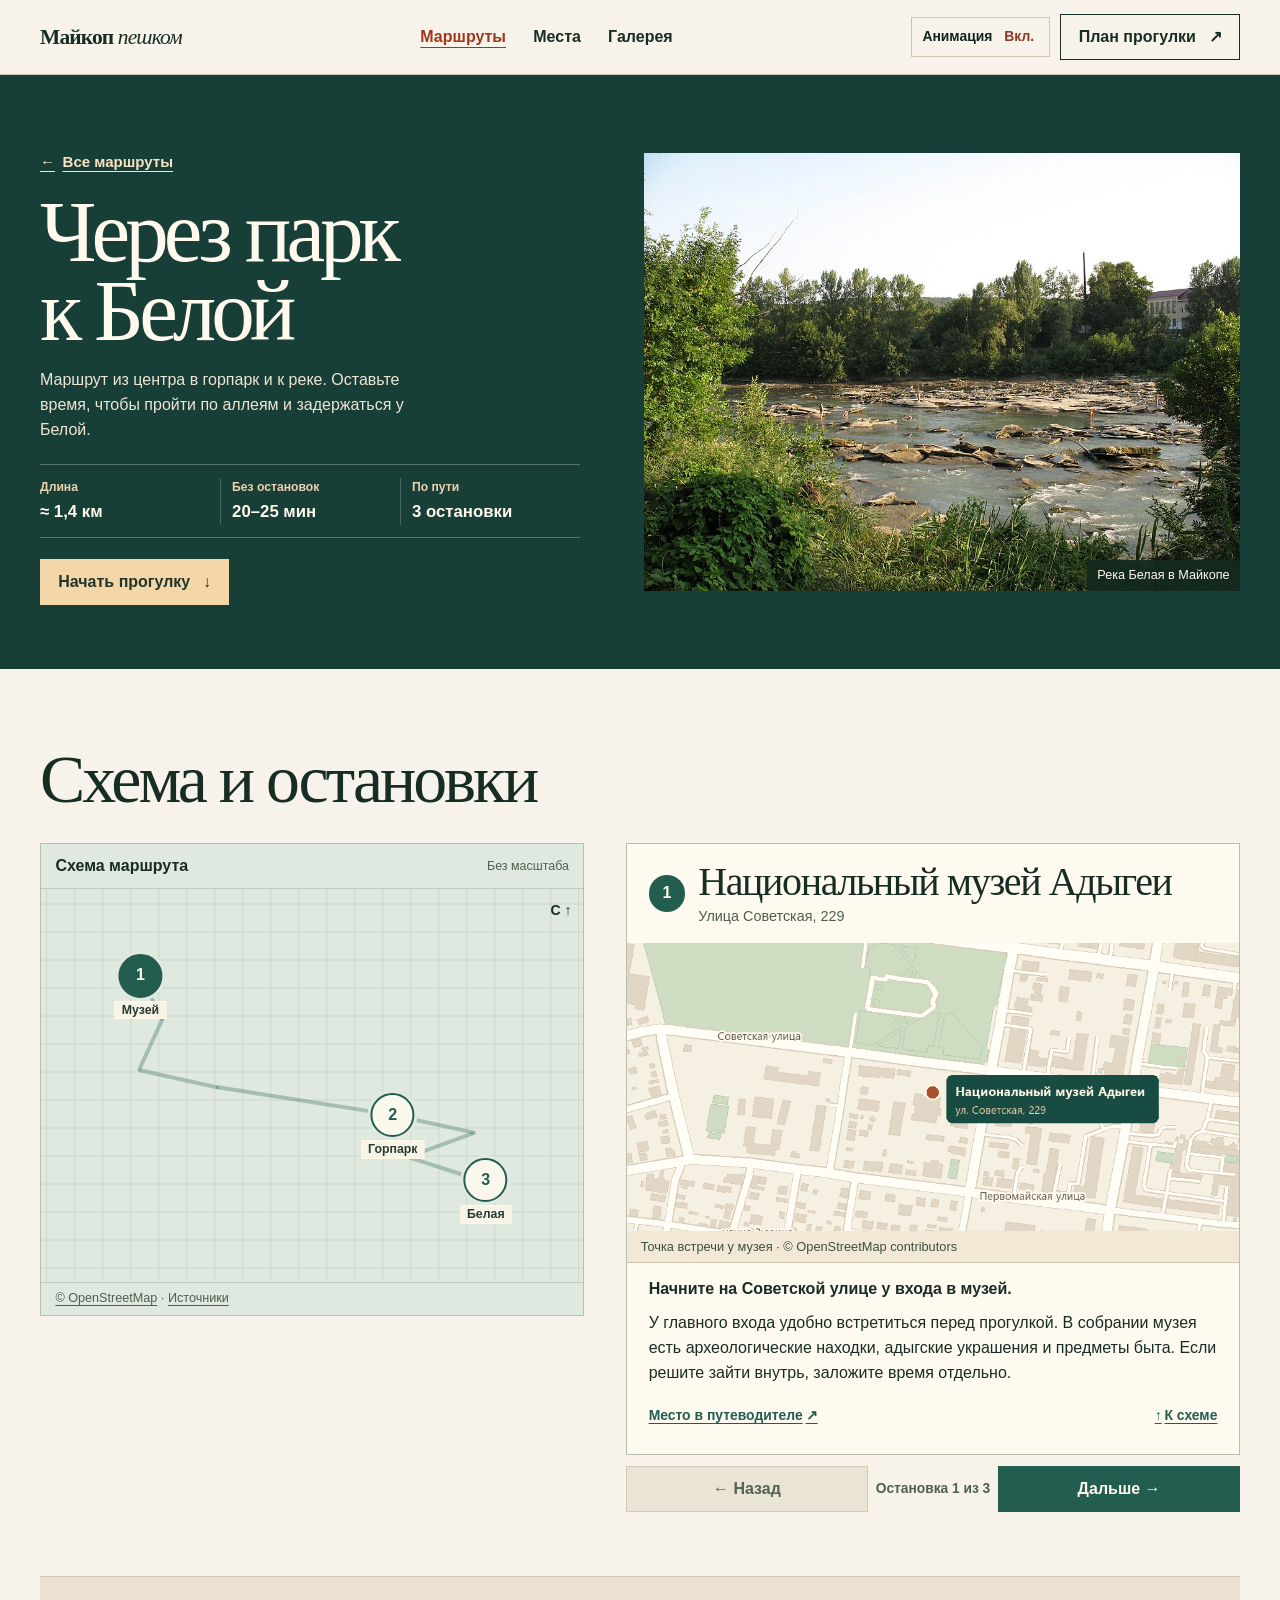
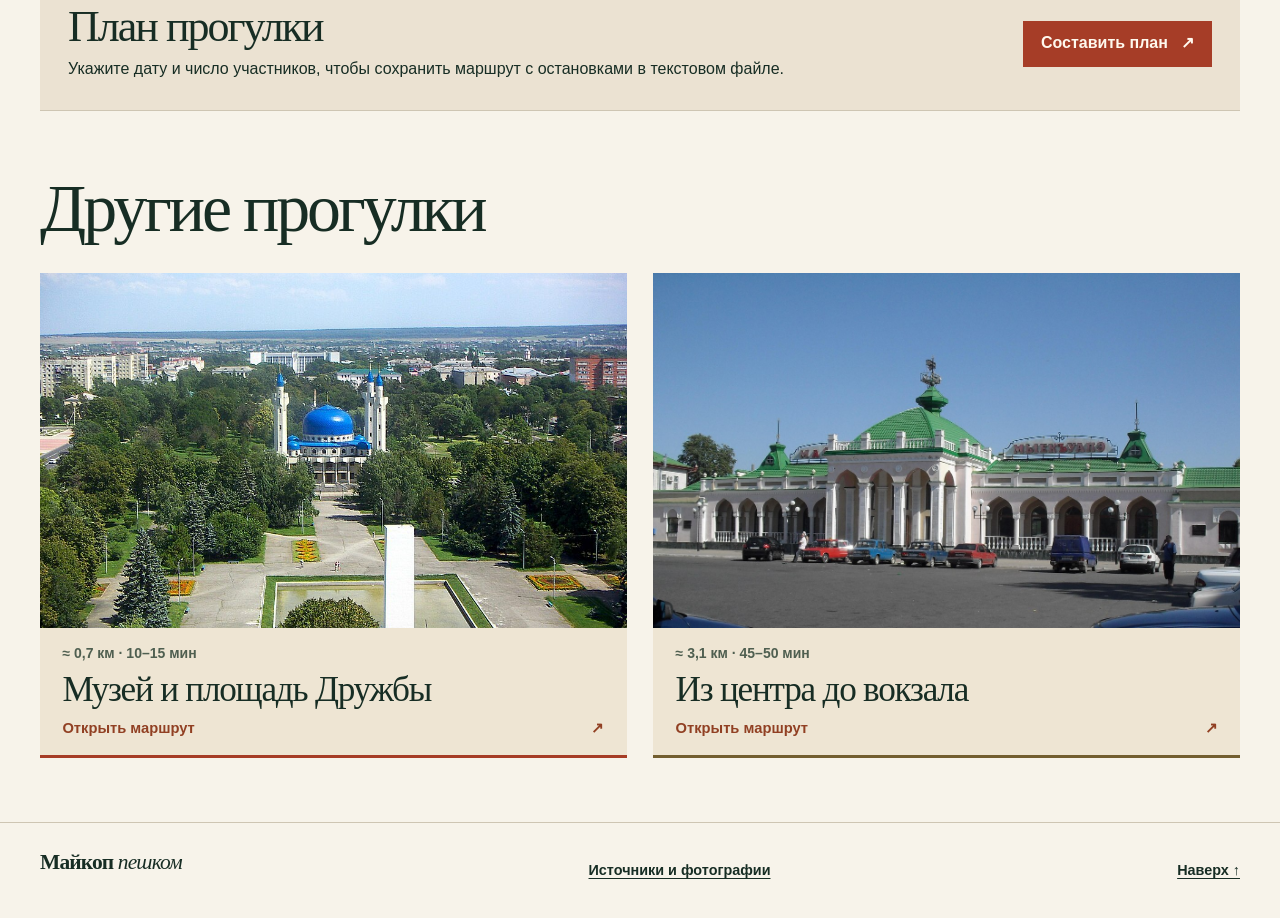
<file: river.html>
<!doctype html>
<html lang="ru">
<head>
    <meta charset="utf-8">
    <meta name="viewport" content="width=device-width, initial-scale=1">
    <meta name="description" content="Маршрут из центра в горпарк и к реке. Оставьте время, чтобы пройти по аллеям и задержаться у Белой.">
    <title>Через парк к Белой — Майкоп пешком</title>
    <link rel="stylesheet" href="styles.css">
    <link rel="stylesheet" href="motion.css">
    <link rel="stylesheet" href="guide.css">
    <script src="motion.js" defer></script>
    <script src="route-guide.js" defer></script
</head>
<body class="guide-subpage" id="top">
<div class="scroll-track" aria-hidden="true"><div id="scroll-progress"></div></div>
<a class="skip-link" href="#main">К содержанию</a>
<header class="site-header">
    <div class="wrap header-inner">
        <a class="wordmark" href="index.html">Майкоп<span> пешком</span></a>
        <nav aria-label="Главное меню">
            <a href="index.html#routes" aria-current="true">Маршруты</a>
            <a href="places.html">Места</a>
            <a href="index.html#gallery">Галерея</a>
            <a class="mobile-plan-link" href="index.html?route=river#booking">План</a>
        </nav>
        <div class="header-actions">
            <button type="button" id="motion-toggle" aria-pressed="false" hidden>Анимация <span id="motion-state" aria-hidden="true">Выкл.</span></button>
            <a class="button header-action" href="index.html?route=river#booking">План прогулки <span aria-hidden="true">↗</span></a>
        </div>
    </div>
</header>
<main id="main" class="guide-theme-river" data-route-guide>
    <section class="guide-hero" aria-labelledby="route-title">
        <div class="wrap guide-hero-inner">
            <div class="guide-hero-copy">
                <a class="guide-back" href="index.html#routes"><span aria-hidden="true">←</span> Все маршруты</a>
                <h1 id="route-title">Через парк к Белой</h1>
                <p class="guide-intro">Маршрут из центра в горпарк и к реке. Оставьте время, чтобы пройти по аллеям и задержаться у Белой.</p>
                <dl class="guide-facts">
                    <div><dt>Длина</dt><dd>≈ 1,4 км</dd></div>
                    <div><dt>Без остановок</dt><dd>20–25 мин</dd></div>
                    <div><dt>По пути</dt><dd>3 остановки</dd></div>
                </dl>
                <a class="button guide-start" href="#stop-1" data-guide-start>Начать прогулку <span aria-hidden="true">↓</span></a>
            </div>
            <figure class="guide-cover">
                <img src="images/river.jpg" alt="Каменистое русло Белой и деревья на берегу в Майкопе" width="960" height="720" fetchpriority="high">
                <figcaption>Река Белая в Майкопе</figcaption>
            </figure>
        </div>
    </section>

    <section class="wrap guide-workspace" aria-labelledby="guide-heading">
        <h2 id="guide-heading">Схема и остановки</h2>
        <div class="guide-workspace-columns">
            <aside class="guide-map" id="guide-map" aria-label="Схема маршрута" data-guide-map>
                <div class="guide-map-head">
                    <h3>Схема маршрута</h3>
                    <span>Без масштаба</span>
                </div>
                <div class="guide-map-plot">
                    <span class="guide-map-north" aria-label="Север">С ↑</span>
                    <div class="guide-map-lines" aria-hidden="true">
                        <span class="guide-map-line" data-map-leg="0" style="--x:18.33%;--y:22.00%;--length:8.85%;--angle:62.54deg"></span>
                        <span class="guide-map-line" data-map-leg="0" style="--x:22.41%;--y:32.83%;--length:10.53%;--angle:114.76deg"></span>
                        <span class="guide-map-line" data-map-leg="0" style="--x:18.00%;--y:46.03%;--length:14.68%;--angle:12.54deg"></span>
                        <span class="guide-map-line" data-map-leg="0" style="--x:32.33%;--y:50.42%;--length:32.93%;--angle:8.96deg"></span>
                        <span class="guide-map-line" data-map-leg="1" style="--x:64.86%;--y:57.50%;--length:15.23%;--angle:12.28deg"></span>
                        <span class="guide-map-line" data-map-leg="1" style="--x:79.74%;--y:61.97%;--length:12.90%;--angle:160.13deg"></span>
                        <span class="guide-map-line" data-map-leg="1" style="--x:67.61%;--y:68.02%;--length:11.59%;--angle:18.02deg"></span>
                        <span class="guide-map-line" data-map-leg="1" style="--x:78.64%;--y:72.97%;--length:3.45%;--angle:12.56deg"></span>
                    </div>
                    <button type="button" class="guide-pin" style="--x:18.33%;--y:22.00%" data-guide-target="stop-1" aria-controls="stop-1" aria-pressed="true" aria-label="1. Национальный музей Адыгеи">
                        <span class="guide-pin-number">1</span>
                        <span class="guide-pin-label">Музей</span>
                    </button>
                    <button type="button" class="guide-pin" style="--x:64.86%;--y:57.50%" data-guide-target="stop-2" aria-controls="stop-2" aria-pressed="false" aria-label="2. Городской парк">
                        <span class="guide-pin-number">2</span>
                        <span class="guide-pin-label">Горпарк</span>
                    </button>
                    <button type="button" class="guide-pin" style="--x:82.00%;--y:74.00%" data-guide-target="stop-3" aria-controls="stop-3" aria-pressed="false" aria-label="3. Набережная Белой">
                        <span class="guide-pin-number">3</span>
                        <span class="guide-pin-label">Белая</span>
                    </button>
                </div>
                <p class="guide-map-caption"><a href="https://www.openstreetmap.org/copyright">© OpenStreetMap</a> <span>·</span> <a href="places.html#sources">Источники</a></p>
            </aside>

            <div class="guide-stage">
                <article class="guide-stop" id="stop-1" data-guide-panel>
                    <div class="guide-stop-title">
                        <span class="guide-stop-number" aria-hidden="true">1</span>
                        <div>
                            <h3 data-guide-title tabindex="-1">Национальный музей Адыгеи</h3>
                            <p>Улица Советская, 229</p>
                        </div>
                    </div>
                    <figure class="guide-stop-photo guide-stop-map">
                        <img src="images/map.png" alt="Карта с отметкой Национального музея Адыгеи" width="960" height="650" decoding="async">
                        <figcaption>Точка встречи у музея · © OpenStreetMap contributors</figcaption>
                    </figure>
                    <div class="guide-stop-copy">
                        <p>Начните на Советской улице у входа в музей.</p>
                        <p>У главного входа удобно встретиться перед прогулкой. В собрании музея есть археологические находки, адыгские украшения и предметы быта. Если решите зайти внутрь, заложите время отдельно.</p>
                        <div class="guide-stop-links">
                            <a href="places.html#museum">Место в путеводителе <span aria-hidden="true">↗</span></a>
                            <a class="guide-map-return" href="#guide-map"><span aria-hidden="true">↑</span> К схеме</a>
                        </div>
                    </div>
                </article>
                <article class="guide-stop" id="stop-2" data-guide-panel>
                    <div class="guide-stop-title">
                        <span class="guide-stop-number" aria-hidden="true">2</span>
                        <div>
                            <h3 data-guide-title tabindex="-1">Городской парк</h3>
                            <p>Улица Пушкина, 181</p>
                        </div>
                    </div>
                    <figure class="guide-stop-photo">
                        <img src="images/park.jpg" alt="Площадка перед городским парком и Краснооктябрьская улица в Майкопе" width="1280" height="857" decoding="async">
                        <figcaption>У городского парка, 2010 год</figcaption>
                    </figure>
                    <div class="guide-stop-copy">
                        <p>Войдите с улицы Пушкина и идите по открытым аллеям в сторону Белой.</p>
                        <p>Вход со стороны Пушкина легко найти по вывеске «Горпарк Майкоп» с яблоком. Отсюда можно пройти по аллеям в ту часть парка, которая обращена к реке.</p>
                        <div class="guide-stop-links">
                            <a href="places.html#park">Место в путеводителе <span aria-hidden="true">↗</span></a>
                            <a class="guide-map-return" href="#guide-map"><span aria-hidden="true">↑</span> К схеме</a>
                        </div>
                    </div>
                </article>
                <article class="guide-stop" id="stop-3" data-guide-panel>
                    <div class="guide-stop-title">
                        <span class="guide-stop-number" aria-hidden="true">3</span>
                        <div>
                            <h3 data-guide-title tabindex="-1">Набережная Белой</h3>
                            <p>Набережная у «Золотого яблока»</p>
                        </div>
                    </div>
                    <figure class="guide-stop-photo">
                        <img src="images/river.jpg" alt="Каменистое русло Белой и деревья на берегу в Майкопе" width="960" height="720" decoding="async">
                        <figcaption>Река Белая в Майкопе</figcaption>
                    </figure>
                    <div class="guide-stop-copy">
                        <p>Если проход открыт, закончите прогулку на набережной у скульптуры «Золотое яблоко».</p>
                        <p>На прогулочной набережной между городским бассейном и плотиной ищите скульптуру «Золотое яблоко». Если часть набережной закрыта, можно завершить прогулку у открытого участка парка.</p>
                        <div class="guide-stop-links">
                            <a href="places.html#belaya">Место в путеводителе <span aria-hidden="true">↗</span></a>
                            <a class="guide-map-return" href="#guide-map"><span aria-hidden="true">↑</span> К схеме</a>
                        </div>
                    </div>
                </article>
                <div class="guide-controls" data-guide-controls hidden>
                    <button type="button" data-guide-prev><span aria-hidden="true">←</span> Назад</button>
                    <span role="status" data-guide-progress></span>
                    <button type="button" data-guide-next>Дальше <span aria-hidden="true">→</span></button>
                </div>
            </div>
        </div>
        <div class="guide-plan">
            <div>
                <h2>План прогулки</h2>
                <p>Укажите дату и число участников, чтобы сохранить маршрут с остановками в текстовом файле.</p>
            </div>
            <a class="button button-primary" href="index.html?route=river#booking">Составить план <span aria-hidden="true">↗</span></a>
        </div>
    </section>

    <section class="wrap guide-more" aria-labelledby="more-heading">
        <h2 id="more-heading">Другие прогулки</h2>
        <div class="guide-choices guide-choices-two">
            <a class="guide-choice guide-choice-center" href="center.html">
                <span class="guide-choice-image"><img src="images/square.jpg" alt="" width="960" height="720" loading="lazy" decoding="async"></span>
                <span class="guide-choice-copy">
                    <span class="guide-choice-facts">≈ 0,7 км <span aria-hidden="true">·</span> 10–15 мин</span>
                    <strong>Музей и площадь Дружбы</strong>
                    <span class="guide-choice-link">Открыть маршрут <span aria-hidden="true">↗</span></span>
                </span>
            </a>
            <a class="guide-choice guide-choice-station" href="station.html">
                <span class="guide-choice-image"><img src="images/station.jpg" alt="" width="1400" height="785" loading="lazy" decoding="async"></span>
                <span class="guide-choice-copy">
                    <span class="guide-choice-facts">≈ 3,1 км <span aria-hidden="true">·</span> 45–50 мин</span>
                    <strong>Из центра до вокзала</strong>
                    <span class="guide-choice-link">Открыть маршрут <span aria-hidden="true">↗</span></span>
                </span>
            </a>
        </div>
    </section>
</main>

<footer>
    <div class="wrap footer-inner guide-footer">
        <a class="wordmark" href="index.html">Майкоп<span> пешком</span></a>
        <a href="places.html#sources">Источники и фотографии</a>
        <a href="#top">Наверх ↑</a>
    </div>
</footer>
</body>
</html>
</file>
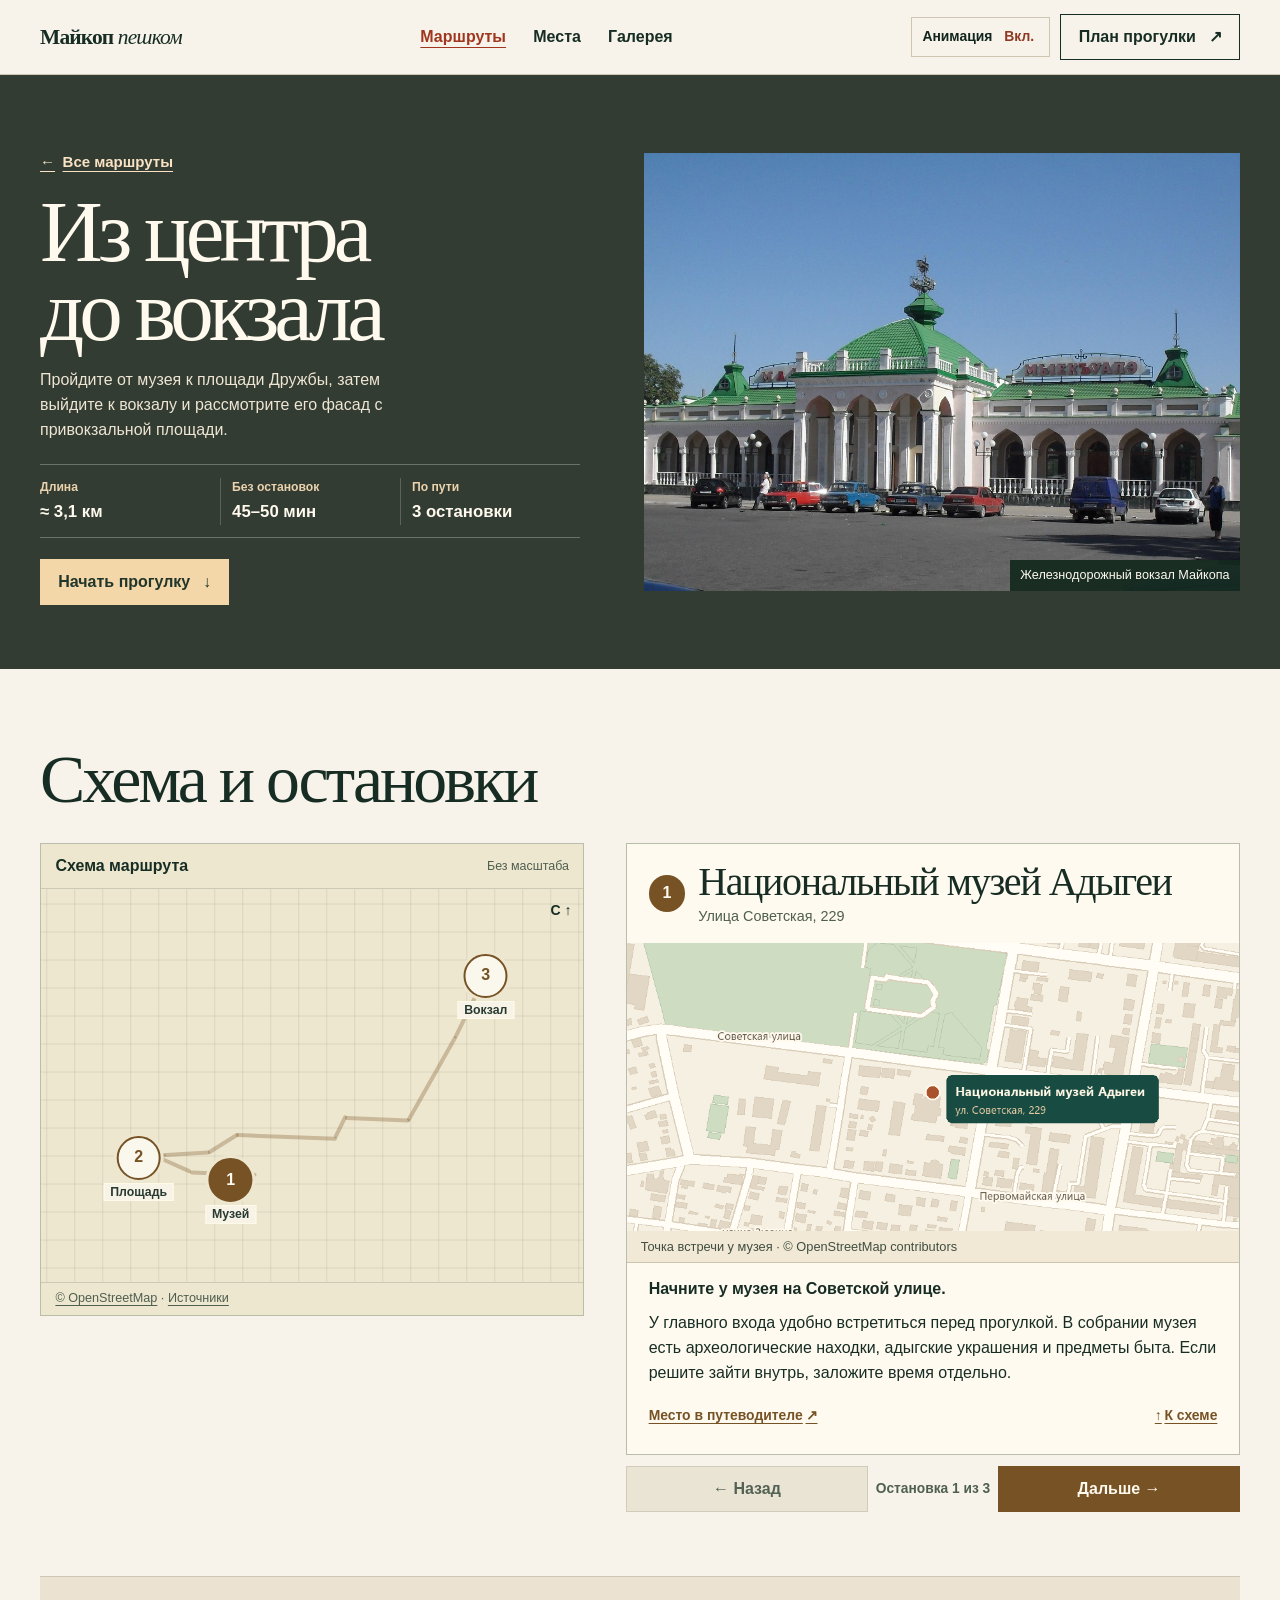
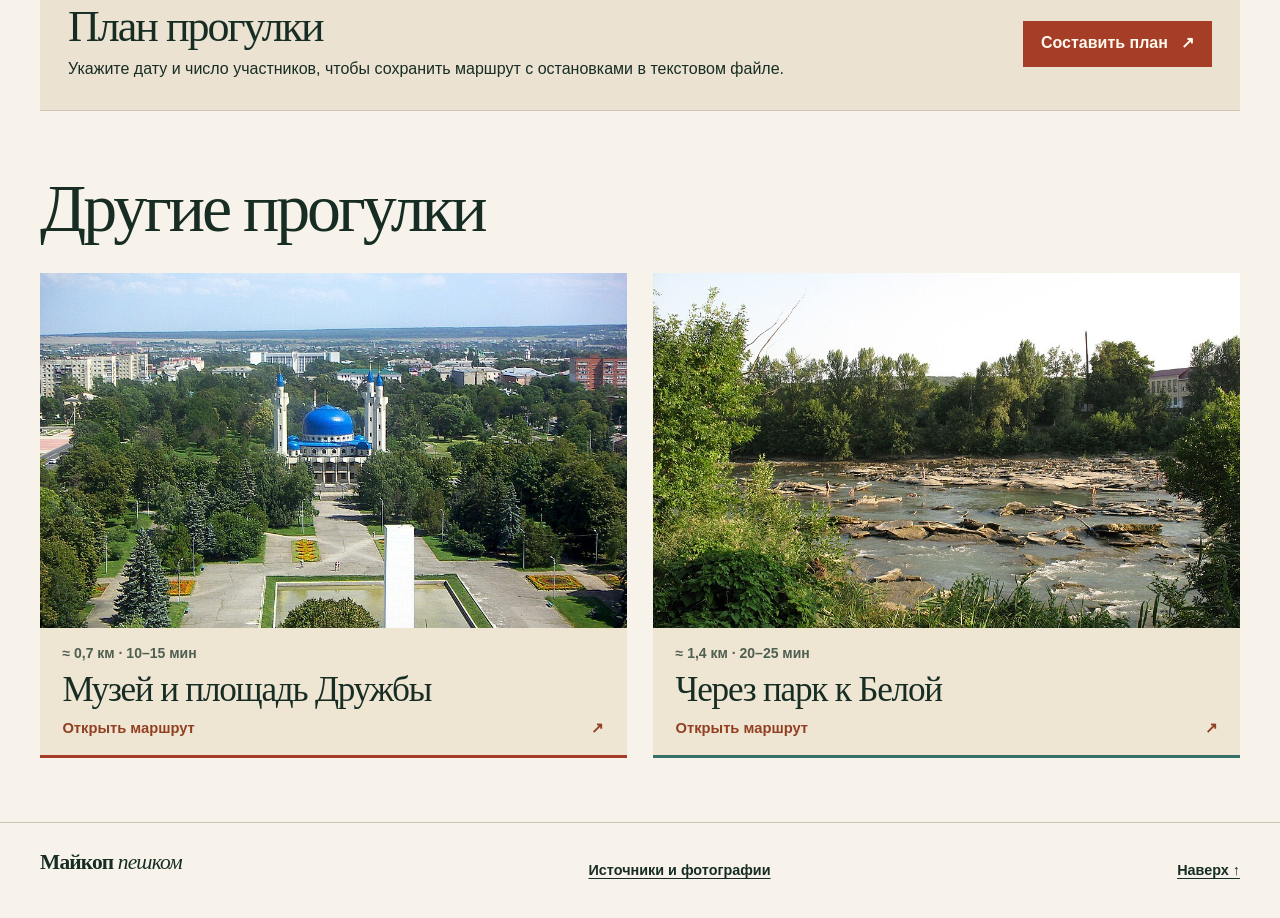
<file: station.html>
<!doctype html>
<html lang="ru">
<head>
    <meta charset="utf-8">
    <meta name="viewport" content="width=device-width, initial-scale=1">
    <meta name="description" content="Пройдите от музея к площади Дружбы, затем выйдите к вокзалу и рассмотрите его фасад с привокзальной площади.">
    <title>Из центра до вокзала — Майкоп пешком</title>
    <link rel="stylesheet" href="styles.css">
    <link rel="stylesheet" href="motion.css">
    <link rel="stylesheet" href="guide.css">
    <script src="motion.js" defer></script>
    <script src="route-guide.js" defer></script
</head>
<body class="guide-subpage" id="top">
<div class="scroll-track" aria-hidden="true"><div id="scroll-progress"></div></div>
<a class="skip-link" href="#main">К содержанию</a>
<header class="site-header">
    <div class="wrap header-inner">
        <a class="wordmark" href="index.html">Майкоп<span> пешком</span></a>
        <nav aria-label="Главное меню">
            <a href="index.html#routes" aria-current="true">Маршруты</a>
            <a href="places.html">Места</a>
            <a href="index.html#gallery">Галерея</a>
            <a class="mobile-plan-link" href="index.html?route=station#booking">План</a>
        </nav>
        <div class="header-actions">
            <button type="button" id="motion-toggle" aria-pressed="false" hidden>Анимация <span id="motion-state" aria-hidden="true">Выкл.</span></button>
            <a class="button header-action" href="index.html?route=station#booking">План прогулки <span aria-hidden="true">↗</span></a>
        </div>
    </div>
</header>
<main id="main" class="guide-theme-station" data-route-guide>
    <section class="guide-hero" aria-labelledby="route-title">
        <div class="wrap guide-hero-inner">
            <div class="guide-hero-copy">
                <a class="guide-back" href="index.html#routes"><span aria-hidden="true">←</span> Все маршруты</a>
                <h1 id="route-title">Из центра до вокзала</h1>
                <p class="guide-intro">Пройдите от музея к площади Дружбы, затем выйдите к вокзалу и рассмотрите его фасад с привокзальной площади.</p>
                <dl class="guide-facts">
                    <div><dt>Длина</dt><dd>≈ 3,1 км</dd></div>
                    <div><dt>Без остановок</dt><dd>45–50 мин</dd></div>
                    <div><dt>По пути</dt><dd>3 остановки</dd></div>
                </dl>
                <a class="button guide-start" href="#stop-1" data-guide-start>Начать прогулку <span aria-hidden="true">↓</span></a>
            </div>
            <figure class="guide-cover">
                <img src="images/station.jpg" alt="Вокзал Майкопа с зелёной крышей и арочными окнами" width="1400" height="785" fetchpriority="high">
                <figcaption>Железнодорожный вокзал Майкопа</figcaption>
            </figure>
        </div>
    </section>

    <section class="wrap guide-workspace" aria-labelledby="guide-heading">
        <h2 id="guide-heading">Схема и остановки</h2>
        <div class="guide-workspace-columns">
            <aside class="guide-map" id="guide-map" aria-label="Схема маршрута" data-guide-map>
                <div class="guide-map-head">
                    <h3>Схема маршрута</h3>
                    <span>Без масштаба</span>
                </div>
                <div class="guide-map-plot">
                    <span class="guide-map-north" aria-label="Север">С ↑</span>
                    <div class="guide-map-lines" aria-hidden="true">
                        <span class="guide-map-line" data-map-leg="0" style="--x:34.97%;--y:74.00%;--length:4.51%;--angle:-12.49deg"></span>
                        <span class="guide-map-line" data-map-leg="0" style="--x:39.37%;--y:72.65%;--length:11.66%;--angle:-177.77deg"></span>
                        <span class="guide-map-line" data-map-leg="0" style="--x:27.72%;--y:72.03%;--length:6.10%;--angle:-155.86deg"></span>
                        <span class="guide-map-line" data-map-leg="0" style="--x:22.15%;--y:68.58%;--length:4.16%;--angle:-177.81deg"></span>
                        <span class="guide-map-line" data-map-leg="1" style="--x:18.00%;--y:68.36%;--length:4.69%;--angle:-6.39deg"></span>
                        <span class="guide-map-line" data-map-leg="1" style="--x:22.66%;--y:67.64%;--length:8.12%;--angle:-3.21deg"></span>
                        <span class="guide-map-line" data-map-leg="1" style="--x:30.76%;--y:67.01%;--length:6.21%;--angle:-32.00deg"></span>
                        <span class="guide-map-line" data-map-leg="1" style="--x:36.03%;--y:62.47%;--length:18.24%;--angle:2.14deg"></span>
                        <span class="guide-map-line" data-map-leg="1" style="--x:54.26%;--y:63.41%;--length:4.17%;--angle:-64.04deg"></span>
                        <span class="guide-map-line" data-map-leg="1" style="--x:56.08%;--y:58.24%;--length:11.66%;--angle:2.23deg"></span>
                        <span class="guide-map-line" data-map-leg="1" style="--x:67.73%;--y:58.87%;--length:17.48%;--angle:-60.48deg"></span>
                        <span class="guide-map-line" data-map-leg="1" style="--x:76.34%;--y:37.88%;--length:12.83%;--angle:-63.83deg"></span>
                    </div>
                    <button type="button" class="guide-pin" style="--x:34.97%;--y:74.00%" data-guide-target="stop-1" aria-controls="stop-1" aria-pressed="true" aria-label="1. Национальный музей Адыгеи">
                        <span class="guide-pin-number">1</span>
                        <span class="guide-pin-label">Музей</span>
                    </button>
                    <button type="button" class="guide-pin" style="--x:18.00%;--y:68.36%" data-guide-target="stop-2" aria-controls="stop-2" aria-pressed="false" aria-label="2. Площадь Дружбы">
                        <span class="guide-pin-number">2</span>
                        <span class="guide-pin-label">Площадь</span>
                    </button>
                    <button type="button" class="guide-pin" style="--x:82.00%;--y:22.00%" data-guide-target="stop-3" aria-controls="stop-3" aria-pressed="false" aria-label="3. Вокзал Майкоп">
                        <span class="guide-pin-number">3</span>
                        <span class="guide-pin-label">Вокзал</span>
                    </button>
                </div>
                <p class="guide-map-caption"><a href="https://www.openstreetmap.org/copyright">© OpenStreetMap</a> <span>·</span> <a href="places.html#sources">Источники</a></p>
            </aside>

            <div class="guide-stage">
                <article class="guide-stop" id="stop-1" data-guide-panel>
                    <div class="guide-stop-title">
                        <span class="guide-stop-number" aria-hidden="true">1</span>
                        <div>
                            <h3 data-guide-title tabindex="-1">Национальный музей Адыгеи</h3>
                            <p>Улица Советская, 229</p>
                        </div>
                    </div>
                    <figure class="guide-stop-photo guide-stop-map">
                        <img src="images/map.png" alt="Карта с отметкой Национального музея Адыгеи" width="960" height="650" decoding="async">
                        <figcaption>Точка встречи у музея · © OpenStreetMap contributors</figcaption>
                    </figure>
                    <div class="guide-stop-copy">
                        <p>Начните у музея на Советской улице.</p>
                        <p>У главного входа удобно встретиться перед прогулкой. В собрании музея есть археологические находки, адыгские украшения и предметы быта. Если решите зайти внутрь, заложите время отдельно.</p>
                        <div class="guide-stop-links">
                            <a href="places.html#museum">Место в путеводителе <span aria-hidden="true">↗</span></a>
                            <a class="guide-map-return" href="#guide-map"><span aria-hidden="true">↑</span> К схеме</a>
                        </div>
                    </div>
                </article>
                <article class="guide-stop" id="stop-2" data-guide-panel>
                    <div class="guide-stop-title">
                        <span class="guide-stop-number" aria-hidden="true">2</span>
                        <div>
                            <h3 data-guide-title tabindex="-1">Площадь Дружбы</h3>
                            <p>Улица Пионерская, у улицы Лермонтова</p>
                        </div>
                    </div>
                    <figure class="guide-stop-photo">
                        <img src="images/square.jpg" alt="Сквер рядом с площадью Дружбы и соборная мечеть Майкопа" width="960" height="720" decoding="async">
                        <figcaption>Сквер и соборная мечеть у площади Дружбы</figcaption>
                    </figure>
                    <div class="guide-stop-copy">
                        <p>После остановки у монумента продолжайте прогулку в сторону Привокзальной площади.</p>
                        <p>Найдите монумент «Навеки с Россией» и оглядитесь: у сухого фонтана вокруг него выложен гранитный орнамент. Дальше можно пройти в сквер к мечети или продолжить путь к вокзалу.</p>
                        <div class="guide-stop-links">
                            <a href="places.html#square">Место в путеводителе <span aria-hidden="true">↗</span></a>
                            <a class="guide-map-return" href="#guide-map"><span aria-hidden="true">↑</span> К схеме</a>
                        </div>
                    </div>
                </article>
                <article class="guide-stop" id="stop-3" data-guide-panel>
                    <div class="guide-stop-title">
                        <span class="guide-stop-number" aria-hidden="true">3</span>
                        <div>
                            <h3 data-guide-title tabindex="-1">Вокзал Майкоп</h3>
                            <p>Привокзальная площадь, 1</p>
                        </div>
                    </div>
                    <figure class="guide-stop-photo">
                        <img src="images/station.jpg" alt="Вокзал Майкопа с зелёной крышей и арочными окнами" width="1400" height="785" decoding="async">
                        <figcaption>Железнодорожный вокзал Майкопа</figcaption>
                    </figure>
                    <div class="guide-stop-copy">
                        <p>Финиш перед главным фасадом, со стороны площади.</p>
                        <p>Прогулка заканчивается перед зданием вокзала. С привокзальной площади удобно рассмотреть арочные окна и фасад по всей длине.</p>
                        <div class="guide-stop-links">
                            <a href="places.html#station">Место в путеводителе <span aria-hidden="true">↗</span></a>
                            <a class="guide-map-return" href="#guide-map"><span aria-hidden="true">↑</span> К схеме</a>
                        </div>
                    </div>
                </article>
                <div class="guide-controls" data-guide-controls hidden>
                    <button type="button" data-guide-prev><span aria-hidden="true">←</span> Назад</button>
                    <span role="status" data-guide-progress></span>
                    <button type="button" data-guide-next>Дальше <span aria-hidden="true">→</span></button>
                </div>
            </div>
        </div>
        <div class="guide-plan">
            <div>
                <h2>План прогулки</h2>
                <p>Укажите дату и число участников, чтобы сохранить маршрут с остановками в текстовом файле.</p>
            </div>
            <a class="button button-primary" href="index.html?route=station#booking">Составить план <span aria-hidden="true">↗</span></a>
        </div>
    </section>

    <section class="wrap guide-more" aria-labelledby="more-heading">
        <h2 id="more-heading">Другие прогулки</h2>
        <div class="guide-choices guide-choices-two">
            <a class="guide-choice guide-choice-center" href="center.html">
                <span class="guide-choice-image"><img src="images/square.jpg" alt="" width="960" height="720" loading="lazy" decoding="async"></span>
                <span class="guide-choice-copy">
                    <span class="guide-choice-facts">≈ 0,7 км <span aria-hidden="true">·</span> 10–15 мин</span>
                    <strong>Музей и площадь Дружбы</strong>
                    <span class="guide-choice-link">Открыть маршрут <span aria-hidden="true">↗</span></span>
                </span>
            </a>
            <a class="guide-choice guide-choice-river" href="river.html">
                <span class="guide-choice-image"><img src="images/river.jpg" alt="" width="960" height="720" loading="lazy" decoding="async"></span>
                <span class="guide-choice-copy">
                    <span class="guide-choice-facts">≈ 1,4 км <span aria-hidden="true">·</span> 20–25 мин</span>
                    <strong>Через парк к Белой</strong>
                    <span class="guide-choice-link">Открыть маршрут <span aria-hidden="true">↗</span></span>
                </span>
            </a>
        </div>
    </section>
</main>

<footer>
    <div class="wrap footer-inner guide-footer">
        <a class="wordmark" href="index.html">Майкоп<span> пешком</span></a>
        <a href="places.html#sources">Источники и фотографии</a>
        <a href="#top">Наверх ↑</a>
    </div>
</footer>
</body>
</html>
</file>
<file: styles.css>
* { box-sizing: border-box; }

:root {
    color-scheme: light;
    --paper: #f8f3e7;
    --cream: #f0e7d5;
    --dark: #172d24;
    --green: #233c30;
    --muted: #4f5f50;
    --sun: #b54526;
    --line: #c9c6b2;
    --white: #fff9ee;
    color: var(--dark);
    background: var(--paper);
    font: 16px/1.55 "Segoe UI", sans-serif;
}

html { scroll-behavior: smooth; }
body { margin: 0; }
h1, h2, h3, figure { margin: 0; }
h1, h2, h3 { font-family: Georgia, serif; font-weight: 400; }
h2 { font-size: clamp(2.3rem, 5.3vw, 4.5rem); line-height: .99; letter-spacing: -.045em; }
h3 { font-size: clamp(1.9rem, 4.1vw, 3.25rem); line-height: 1.08; letter-spacing: -.035em; }
a { color: inherit; text-underline-offset: .24em; }
button, input, select { font: inherit; }
button { cursor: pointer; }
img { display: block; width: 100%; height: auto; }
section[id] { scroll-margin-top: 1rem; }
[hidden] { display: none !important; }

:focus-visible {
    outline: 3px solid var(--sun);
    outline-offset: 4px;
}

.wrap {
    width: min(1200px, calc(100% - 4rem));
    margin-inline: auto;
}

.skip-link {
    position: absolute;
    top: .6rem;
    left: .6rem;
    z-index: 5;
    padding: .55rem .9rem;
    background: var(--white);
    transform: translateY(-200%);
}

.skip-link:focus { transform: none; }
.site-header { border-bottom: 1px solid var(--line); }

.header-inner, .footer-inner {
    min-height: 4.65rem;
    display: flex;
    align-items: center;
    justify-content: space-between;
    gap: 1.25rem;
}

.wordmark {
    font: 700 1.34rem Georgia, serif;
    letter-spacing: -.04em;
    text-decoration: none;
    white-space: nowrap;
}

.wordmark span { font-style: italic; font-weight: 400; }

.site-header nav {
    display: flex;
    flex-wrap: wrap;
    gap: .5rem 1.7rem;
    font-weight: 600;
}

.site-header nav a { text-decoration: none; }
.site-header nav a:hover { text-decoration: underline; }

.button {
    display: inline-flex;
    align-items: center;
    justify-content: space-between;
    gap: .8rem;
    width: fit-content;
    max-width: 100%;
    border: 1px solid transparent;
    padding: .72rem 1.08rem;
    font-weight: 700;
    line-height: 1.3;
    text-decoration: none;
}

.button span { flex: none; }
.header-action { border-color: var(--dark); }
.header-action:hover { background: var(--dark); color: var(--white); }
.button-primary { background: var(--sun); color: #fff9ee; }
.button-primary:hover { background: #93341b; }
.button-light { border-color: #e8e1d1; color: var(--white); }
.button-light:hover { background: var(--white); color: var(--dark); }

.hero {
    display: grid;
    grid-template-columns: minmax(0, .86fr) minmax(0, 1.14fr);
    align-items: center;
    gap: clamp(1.5rem, 4vw, 4rem);
    padding-block: clamp(2rem, 5vw, 4.6rem);
}

.eyebrow {
    margin: 0 0 1.2rem;
    color: var(--muted);
    font-size: .93rem;
    font-weight: 650;
}

.hero h1 {
    font-size: clamp(4.7rem, 10vw, 9.1rem);
    letter-spacing: -.075em;
    line-height: .83;
}

.hero h1 span { color: var(--sun); }

.hero-description {
    max-width: 34ch;
    margin: 1.8rem 0 1.4rem;
    font-size: clamp(1.05rem, 1.42vw, 1.22rem);
}

.hero-photo {
    position: relative;
    min-width: 0;
    margin-bottom: .65rem;
    background: var(--cream);
}

.hero-photo img {
    aspect-ratio: 1.23;
    object-fit: cover;
    object-position: 51% 54%;
}

.hero-photo figcaption {
    position: absolute;
    right: 0;
    bottom: 0;
    padding: .5rem .8rem;
    background: var(--paper);
    font-size: .84rem;
}

.start-strip {
    border-block: 1px solid var(--line);
    background: #f1eadb;
}

.start-inner {
    display: grid;
    grid-template-columns: auto minmax(0, 1fr) auto;
    align-items: center;
    gap: .9rem;
    padding-block: .75rem;
}

.start-pin { font-size: 1.55rem; color: #9f361d; }
.start-inner p { margin: 0; }
.start-inner p strong { margin-right: .8rem; }
.start-inner p span { color: var(--muted); }
.start-inner > a { font-weight: 700; }

.section { padding-block: clamp(3rem, 7vw, 6.2rem); }

.section-heading {
    display: flex;
    align-items: end;
    justify-content: space-between;
    gap: 1.25rem;
    margin-bottom: 1.55rem;
}

.section-heading p { max-width: 38ch; margin: 0; color: var(--muted); }

.route-tabs {
    display: flex;
    flex-wrap: wrap;
    border-bottom: 1px solid var(--dark);
    gap: .4rem;
    padding-bottom: .55rem;
}

.route-tabs button {
    padding: .62rem .95rem;
    border: 1px solid var(--line);
    background: transparent;
    color: var(--dark);
    font-weight: 700;
}

.route-tabs button:hover { border-color: var(--dark); }

.route-tabs button[aria-pressed="true"] {
    background: var(--dark);
    color: var(--white);
    border-color: var(--dark);
}

.route-panel {
    display: grid;
    grid-template-columns: minmax(0, 1.6fr) minmax(14rem, .72fr);
    gap: clamp(1.5rem, 5vw, 4rem);
    padding: clamp(1.5rem, 4vw, 3.25rem);
    background: var(--green);
    color: var(--white);
}

.route-description > p { max-width: 50ch; color: #efebdc; }
.route-stops { padding-left: 1.52rem; margin-bottom: 0; }
.route-stops li { padding: .66rem 0 .66rem .45rem; border-top: 1px solid #698274; }
.route-stops li::marker { color: #f8b08b; font-weight: bold; }
.route-stops li strong, .route-stops li span { display: block; }
.route-stops li span { color: #efebdc; }
.route-aside { align-self: end; }
.route-facts { margin: 0 0 1rem; }
.route-facts div { padding: .75rem 0; border-top: 1px solid #698274; }
.route-facts dt { color: #f8b08b; font-size: .88rem; font-weight: 650; }
.route-facts dd { margin: .12rem 0 0; font-size: 1.08rem; }

.gallery-section { background: var(--cream); }

.gallery {
    display: grid;
    grid-template-columns: repeat(12, minmax(0, 1fr));
    gap: 1.35rem;
}

.gallery figure { grid-column: span 5; }
.gallery figure:nth-child(4n+1), .gallery figure:nth-child(4n+4) { grid-column: span 7; }

.photo-button {
    position: relative;
    display: block;
    width: 100%;
    padding: 0;
    overflow: hidden;
    border: 0;
    background: #e2d5bb;
    cursor: zoom-in;
}

.photo-button img {
    height: clamp(15rem, 28vw, 23rem);
    object-fit: cover;
    transition: transform .22s ease;
}

.photo-button:hover img { transform: scale(1.035); }

.photo-icon {
    position: absolute;
    right: .7rem;
    bottom: .7rem;
    display: grid;
    place-items: center;
    width: 2.45rem;
    height: 2.45rem;
    background: var(--paper);
    color: var(--dark);
    font-size: 1.2rem;
}

.gallery figcaption { margin-top: .45rem; font-weight: 650; }

.booking-layout, .contacts {
    display: grid;
    grid-template-columns: minmax(0, .82fr) minmax(0, 1.18fr);
    align-items: start;
    gap: clamp(1.5rem, 6vw, 4.4rem);
}

.booking-intro p, .contacts p { max-width: 36ch; }

.booking-start {
    margin: 1.4rem 0 .7rem;
    padding-left: .95rem;
    border-left: 3px solid var(--sun);
}

#booking-form {
    display: grid;
    grid-template-columns: repeat(2, minmax(0, 1fr));
    gap: .9rem;
    padding: clamp(1.05rem, 3vw, 2.2rem);
    border: 1px solid var(--line);
    background: var(--white);
}

#booking-form label {
    min-width: 0;
    display: grid;
    gap: .26rem;
    font-weight: 650;
}

.full-width { grid-column: 1 / -1; }

#booking-form input, #booking-form select {
    min-width: 0;
    width: 100%;
    padding: .58rem .65rem;
    border: 1px solid #8b927e;
    border-radius: 0;
    color: var(--dark);
    background: white;
    font-weight: normal;
}

#booking-form > button { justify-self: start; }
.booking-result { border-top: 1px solid var(--line); padding-top: .75rem; }
.booking-result output { display: block; margin-bottom: .22rem; }
.booking-result a { font-weight: 700; }

.contact-section {
    border-top: 1px solid #bec9bd;
    background: #e5ebe1;
}

address { font-style: normal; font-weight: 700; }

.contact-links {
    display: flex;
    flex-wrap: wrap;
    gap: .6rem;
    margin-top: 1.2rem;
}

.contact-links a {
    border: 1px solid #8b9d8c;
    padding: .46rem .62rem;
    font-weight: 650;
    text-decoration: none;
}

.contact-links a:hover { border-color: var(--dark); }
.contact-map img { border: 1px solid #9da99b; }
.contact-map figcaption { margin-top: .4rem; font-size: .86rem; }

footer { border-top: 1px solid var(--line); }
.footer-inner { align-items: start; padding-block: 1.65rem; }
.footer-inner p { margin: .4rem 0; color: var(--muted); }
.credits { max-width: 32rem; font-size: .9rem; }
.credits summary { cursor: pointer; font-weight: 700; }
.credits ul { padding-left: 1.3rem; }

dialog {
    width: max-content;
    max-width: min(64rem, calc(100% - 1.5rem));
    max-height: calc(100vh - 1.5rem);
    border: 0;
    padding: .8rem;
    background: var(--paper);
    color: var(--dark);
}

dialog::backdrop { background: #111e18e6; }

.dialog-toolbar, .dialog-caption {
    display: flex;
    align-items: center;
    justify-content: space-between;
    gap: .6rem;
}

.dialog-toolbar { padding-bottom: .45rem; }
.dialog-caption { padding-top: .45rem; }
.dialog-caption p { margin: 0; text-align: center; }

dialog button {
    min-width: 2.4rem;
    min-height: 2.4rem;
    border: 1px solid var(--line);
    background: transparent;
    color: inherit;
    font-size: 1.25rem;
}

dialog button:hover { border-color: var(--dark); }

dialog img {
    width: auto;
    max-width: 100%;
    max-height: calc(100vh - 9rem);
    margin-inline: auto;
    object-fit: contain;
}

@media (max-width: 860px) {
    .hero { gap: 1.5rem; }
    .hero h1 { font-size: clamp(4rem, 10vw, 7rem); }
    .wrap { width: calc(100% - 2.5rem); }
    .header-action { display: none; }
}

@media (max-width: 680px) {
    .hero, .route-panel, .booking-layout, .contacts { grid-template-columns: minmax(0, 1fr); }
    .hero { padding-block: 2.15rem; }
    .hero-photo { margin-bottom: 0; }
    .hero-photo img { aspect-ratio: 1.42; }
    .hero h1 { font-size: clamp(4.4rem, 13vw, 7rem); }
    .section-heading { display: block; }
    .section-heading p { margin-top: .55rem; }
    .start-inner { grid-template-columns: auto 1fr; }
    .start-inner > a { grid-column: 2; }
    .start-inner p span { display: block; }
    .route-aside { align-self: start; }
    .gallery { grid-template-columns: repeat(2, minmax(0, 1fr)); gap: .85rem; }
    .gallery figure, .gallery figure:nth-child(n) { grid-column: span 1; }
    .photo-button img { height: clamp(9rem, 32vw, 15rem); }
}

@media (max-width: 400px) {
    .wrap { width: calc(100% - 1.65rem); }
    .header-inner, .footer-inner { align-items: flex-start; flex-direction: column; }
    .header-inner { padding-block: .65rem; gap: .35rem; }
    .site-header nav { gap: .4rem .85rem; font-size: .9rem; }
    .route-tabs button { padding: .52rem .56rem; }
    #booking-form { grid-template-columns: 1fr; }
}

@media (prefers-reduced-motion: reduce) {
    html { scroll-behavior: auto; }
    .photo-button img { transition: none; }
}
</file>
<file: motion.css>
:root {
    --paper: #f7f3ea;
    --cream: #ebe2d2;
    --green: #20392f;
    --sun: #a63d27;
    --line: #cec5b3;
    --peach: #ffbf89;
    --ink: #11251d;
    --ease-out: cubic-bezier(.2, .8, .25, 1);
}

.scroll-track {
    display: none;
    position: fixed;
    inset: 0 0 auto;
    height: 3px;
    z-index: 10;
    pointer-events: none;
}

#scroll-progress {
    height: 100%;
    background: #dc6b46;
    transform: scaleX(0);
    transform-origin: left;
}

:root[data-motion="on"] .scroll-track { display: block; }

.site-header { background: var(--paper); }

.header-actions {
    display: flex;
    align-items: center;
    gap: .65rem;
}

#motion-toggle {
    display: inline-flex;
    align-items: center;
    gap: .45rem;
    padding: .5rem .64rem;
    border: 1px solid var(--line);
    background: transparent;
    color: var(--ink);
    font-size: .87rem;
    font-weight: 650;
}

#motion-state {
    min-width: 2.45rem;
    color: var(--muted);
}

#motion-toggle[aria-pressed="true"] #motion-state { color: #8f3924; }

.hero {
    display: grid;
    grid-template-columns: minmax(0, 1fr);
    align-items: center;
    isolation: isolate;
    position: relative;
    min-height: clamp(36rem, 75vh, 49rem);
    padding: 4rem 0;
    overflow: hidden;
    background: #172c23;
    color: #fff8e7;
}

.hero-copy {
    position: relative;
    z-index: 2;
}

.hero h1 {
    max-width: 100%;
    font-size: clamp(5rem, 11vw, 10rem);
    line-height: .92;
    letter-spacing: -.083em;
}

.hero h1 .title-line {
    display: block;
    overflow: hidden;
    padding-bottom: .08em;
    color: inherit;
}

.hero h1 .title-word {
    display: block;
    color: inherit;
}

.hero h1 .title-dot { color: var(--peach); }

.hero .eyebrow {
    color: var(--peach);
    margin-bottom: 1.15rem;
}

.hero-description {
    max-width: 35ch;
    margin-top: 1rem;
}

.hero .button-primary {
    background: var(--peach);
    color: #222416;
}

.hero .button-primary:hover { background: #ffcfab; }

.hero-photo {
    position: absolute;
    z-index: 0;
    inset: 0;
    margin: 0;
    background: #253c30;
}

.hero-photo img {
    height: 100%;
    aspect-ratio: auto;
    object-fit: cover;
    object-position: center 47%;
}

.hero-photo::after {
    content: "";
    position: absolute;
    inset: 0;
    background:
        linear-gradient(90deg, #0b1b15fa 0%, #0b1b15e6 25%, #0b1b1573 55%, #0b1b151a 100%),
        linear-gradient(0deg, #0b1b1561 0%, transparent 30%);
}

.start-strip { background: #eee5d6; }
.start-pin { color: var(--sun); }

.route-tabs { padding-bottom: .7rem; }

.route-tabs button {
    border-radius: 2px;
    background: #eee7da;
}

.route-tabs button[aria-pressed="true"] { background: var(--ink); }

.route-panel {
    border-bottom: 4px solid #c4593d;
    background: #223b30;
}

.route-stops li { border-color: #637c6b; }
.route-stops li::marker, .route-facts dt { color: var(--peach); }

.river-feature {
    display: grid;
    grid-template-columns: minmax(0, 1.18fr) minmax(0, .82fr);
    align-items: center;
    gap: clamp(2rem, 7vw, 5.5rem);
    border-top: 1px solid var(--line);
}

.feature-photo {
    position: relative;
    background: #e1d6c2;
    box-shadow: .75rem .75rem 0 #e1d6c2;
}

.feature-photo img {
    aspect-ratio: 1.15;
    object-fit: cover;
}

.feature-photo figcaption {
    position: absolute;
    bottom: 0;
    left: 0;
    padding: .44rem .65rem;
    background: var(--paper);
    font-size: .84rem;
}

.feature-copy .eyebrow { color: var(--sun); }
.feature-copy h2 { max-width: 10ch; }

.feature-copy p:not(.eyebrow) {
    max-width: 35ch;
    margin: 1.1rem 0 1.3rem;
}

.feature-action {
    border-color: var(--ink);
    color: var(--ink);
}

.feature-action:hover {
    background: var(--ink);
    color: var(--white);
}

.gallery-section { background: #eae0cf; }
.gallery { gap: 1.15rem; }

.gallery figure:last-child:nth-child(odd) { grid-column: 1 / -1; }

.gallery figure:last-child:nth-child(odd) .photo-button img {
    height: clamp(16rem, 38vw, 27rem);
}

.photo-icon {
    background: var(--peach);
    color: var(--ink);
}

.contact-section { background: #e3e9de; }
#booking form { border-top: 3px solid var(--ink); }
dialog { background: var(--paper); }
dialog::backdrop { background: #12231bf2; }

:root[data-motion="on"] .title-word {
    animation: title-rise .78s var(--ease-out) both;
}

:root[data-motion="on"] .title-line:nth-child(2) .title-word {
    animation-delay: .105s;
}

:root[data-motion="on"] .hero-photo {
    animation: scene-reveal 1.1s var(--ease-out) both;
}

:root[data-motion="on"] .hero-copy > :is(.eyebrow, .hero-description, .button) {
    animation: content-enter .62s var(--ease-out) both;
}

:root[data-motion="on"] .hero-copy > .hero-description { animation-delay: .25s; }
:root[data-motion="on"] .hero-copy > .button { animation-delay: .36s; }

:root[data-motion="on"] [data-reveal] {
    transition: opacity .52s var(--ease-out), transform .7s var(--ease-out);
}

:root[data-motion="on"] [data-reveal]:not(.is-visible):not(:focus-within) {
    opacity: 0;
    transform: translateY(1.65rem);
}

:root[data-motion="on"] .gallery figure:nth-child(even) { transition-delay: .08s; }
:root[data-motion="on"] .feature-copy { transition-delay: .12s; }

:root[data-motion="on"] .route-panel:not([hidden]) {
    animation: content-enter .42s var(--ease-out) both;
}

:root[data-motion="on"] .route-panel:not([hidden]) .route-stops li {
    animation: content-enter .38s var(--ease-out) both;
}

:root[data-motion="on"] .route-stops li:nth-child(1) { animation-delay: .09s; }
:root[data-motion="on"] .route-stops li:nth-child(2) { animation-delay: .15s; }
:root[data-motion="on"] .route-stops li:nth-child(3) { animation-delay: .21s; }

:root[data-motion="on"] .photo-icon,
:root[data-motion="on"] .button {
    transition: background-color .2s ease, color .2s ease, transform .2s ease;
}

:root[data-motion="on"] .photo-button:hover .photo-icon { transform: translate(-.12rem, -.12rem); }

:root[data-motion="off"] { scroll-behavior: auto; }

:root[data-motion="off"] *,
:root[data-motion="off"] *::before,
:root[data-motion="off"] *::after {
    animation: none !important;
    transition: none !important;
}

@keyframes title-rise {
    from { transform: translateY(111%); }
    to { transform: translateY(0); }
}

@keyframes scene-reveal {
    from { opacity: .28; transform: scale(1.075); clip-path: inset(0 0 0 15%); }
    to { opacity: 1; transform: scale(1); clip-path: inset(0); }
}

@keyframes content-enter {
    from { opacity: 0; transform: translateY(.86rem); }
    to { opacity: 1; transform: translateY(0); }
}

@media (max-width: 940px) {
    .hero h1 { font-size: clamp(4.6rem, 12vw, 8rem); }
}

.site-header nav .mobile-plan-link { display: none; }

.hero-image-stage {
    position: absolute;
    inset: 0;
    isolation: isolate;
}

.hero-photo::after { z-index: 2; }

.hero-photo .hero-layer {
    position: absolute;
    inset: 0;
    opacity: 0;
}

.hero-photo .hero-layer.is-current {
    z-index: 1;
    opacity: 1;
}

.hero-photo .hero-layer.is-leaving { opacity: 1; }

.hero-tools {
    position: absolute;
    right: max(2rem, calc((100% - 1200px) / 2));
    bottom: 1.45rem;
    z-index: 3;
    width: min(24rem, calc(100% - 4rem));
    margin: 0;
    padding: .7rem;
    border-top: 1px solid #fff4df78;
    background: #101f19e8;
}

#hero-caption {
    min-height: 1.4rem;
    margin: 0 0 .48rem;
    font-size: .88rem;
    font-weight: 650;
}

.hero-scenes {
    display: grid;
    grid-template-columns: repeat(3, minmax(0, 1fr));
    gap: .36rem;
}

.hero-scenes button {
    position: relative;
    min-width: 0;
    min-height: 4.5rem;
    padding: 0;
    overflow: hidden;
    border: 2px solid transparent;
    background: #263b31;
    color: #fff8e7;
    text-align: left;
    font-size: .87rem;
}

.hero-scenes button[aria-pressed="true"] { border-color: var(--peach); }
.hero-scenes button:hover { border-color: #fff4df; }

.hero-scenes img {
    position: absolute;
    inset: 0;
    height: 100%;
    object-fit: cover;
    opacity: .75;
}

.hero-scenes button span {
    position: absolute;
    inset: auto 0 0;
    padding: .27rem .45rem;
    background: #0b1b15e8;
    font-weight: 700;
}

#hero-replay {
    display: block;
    min-height: 2.4rem;
    margin: .4rem 0 0 auto;
    padding: .2rem .45rem;
    border: 0;
    background: transparent;
    color: #fff8e7;
    font: inherit;
    font-size: .86rem;
    text-decoration: underline;
    text-underline-offset: .25em;
}

:root[data-motion="on"] .hero-photo .hero-layer.is-entering {
    animation: scene-wipe .95s var(--ease-out) both;
}

:root[data-motion="on"] .hero-photo .hero-layer.is-leaving {
    animation: scene-drift .95s var(--ease-out) both;
}

:root[data-motion="on"] .hero.is-replaying .title-word {
    animation-name: repeat-title;
}

:root[data-motion="on"] .hero.is-replaying .hero-photo {
    animation-name: repeat-scene;
}

:root[data-motion="on"] .hero.is-replaying .hero-copy > :is(.eyebrow, .hero-description, .button) {
    animation-name: repeat-content;
}

.route-stops { position: relative; }

.route-stops::before {
    content: "";
    position: absolute;
    inset: .82rem auto .82rem 0;
    width: 1px;
    background: #e6a786;
    opacity: .55;
    transform-origin: top;
}

:root[data-motion="on"] .route-panel:not([hidden]) .route-stops::before {
    animation: trace-route .75s var(--ease-out) both;
}

@keyframes scene-wipe {
    from { clip-path: polygon(100% 0, 100% 0, 100% 100%, 89% 100%); transform: scale(1.065); }
    to { clip-path: polygon(0 0, 100% 0, 100% 100%, 0 100%); transform: scale(1); }
}

@keyframes scene-drift {
    from { transform: scale(1); opacity: 1; }
    to { transform: scale(1.035); opacity: .7; }
}

@keyframes repeat-title {
    from { transform: translateY(111%); }
    to { transform: translateY(0); }
}

@keyframes repeat-scene {
    from { opacity: .28; transform: scale(1.075); clip-path: inset(0 0 0 15%); }
    to { opacity: 1; transform: scale(1); clip-path: inset(0); }
}

@keyframes repeat-content {
    from { opacity: 0; transform: translateY(.86rem); }
    to { opacity: 1; transform: translateY(0); }
}

@keyframes trace-route {
    from { transform: scaleY(0); }
    to { transform: scaleY(1); }
}

#enlarged-photo {
    touch-action: pan-y pinch-zoom;
    user-select: none;
}

@media (max-width: 860px) {
    .site-header nav .mobile-plan-link { display: inline-flex; }

    .hero { grid-template-rows: auto auto; gap: 1.3rem; }

    .hero-tools {
        position: relative;
        inset: auto;
        justify-self: start;
        width: min(24rem, calc(100% - 2.5rem));
        margin-inline-start: 1.25rem;
    }
}

@media (max-width: 680px) {
    .header-inner {
        display: grid;
        grid-template-columns: minmax(0, 1fr) auto;
        align-items: center;
        gap: .3rem .6rem;
        padding-block: .35rem 0;
    }

    .header-inner > .wordmark { font-size: 1.16rem; }
    .header-actions { grid-column: 2; grid-row: 1; }

    .site-header .header-inner > nav {
        display: grid;
        grid-column: 1 / -1;
        grid-template-columns: repeat(4, minmax(0, 1fr));
        gap: .2rem;
        border-top: 1px solid var(--line);
    }

    .site-header nav a,
    .site-header nav .mobile-plan-link {
        display: grid;
        min-height: 44px;
        place-items: center;
        font-size: .83rem;
        text-align: center;
    }

    .hero {
        gap: 1.2rem;
        min-height: clamp(29rem, 62svh, 36rem);
        padding-block: clamp(1.8rem, 5vw, 2.7rem);
    }

    .hero h1 { font-size: clamp(3.65rem, 14vw, 6.25rem); }
    .hero-photo img { object-position: 57% center; }

    .hero-photo::after {
        background: linear-gradient(90deg, #0b1b15f2, #0b1b15ab 68%, #0b1b1566),
            linear-gradient(0deg, #0b1b158c, transparent 40%);
    }

    .hero-description { max-width: 30ch; }
    .hero-tools { justify-self: center; width: calc(100% - 2.5rem); margin: 0; }
    .hero-scenes button { min-height: 3.85rem; }

    .route-tabs {
        display: grid;
        grid-template-columns: repeat(3, minmax(0, 1fr));
    }

    .route-tabs button {
        min-height: 44px;
        padding: .45rem .25rem;
        font-size: .86rem;
        line-height: 1.22;
    }

    .river-feature { grid-template-columns: minmax(0, 1fr); }
    .feature-photo { box-shadow: .46rem .46rem 0 #e1d6c2; }
    .feature-photo img { aspect-ratio: 1.4; }

    .gallery figure:first-child,
    .gallery figure:last-child {
        grid-column: 1 / -1;
    }

    .gallery figure:is(:first-child, :last-child) .photo-button img {
        height: clamp(11rem, 54vw, 20rem);
    }

    .gallery figcaption { font-size: .9rem; }
    #booking-form input, #booking-form select { min-height: 48px; font-size: 1rem; }
    .booking-result { overflow-wrap: anywhere; }
}

@media (max-width: 400px) {
    .hero-tools { width: calc(100% - 1.65rem); }
    #motion-toggle { padding-inline: .48rem; font-size: .8rem; }
}

@media (hover: none), (max-width: 680px) {
    #motion-toggle, #hero-replay, .button, .contact-links a {
        min-height: 44px;
    }

    .contact-links a { display: inline-flex; align-items: center; }
    .photo-button:hover img,
    :root[data-motion="on"] .photo-button:hover .photo-icon { transform: none; }

    body:has(#photo-dialog[open]) { overflow: hidden; }

    #photo-dialog {
        width: calc(100% - 1rem);
        max-width: 36rem;
        max-height: calc(100dvh - 1rem);
        padding: .65rem;
        overscroll-behavior: contain;
    }

    #photo-dialog button { min-width: 44px; min-height: 44px; touch-action: manipulation; }
    #photo-dialog img { max-height: calc(100dvh - 8.3rem); }
}
</file>
<file: guide.css>
.site-header nav a[aria-current] {
    color: #9f361d;
    text-decoration: underline;
    text-underline-offset: .33em;
}

.guide-choices {
    display: grid;
    grid-template-columns: repeat(3, minmax(0, 1fr));
    gap: clamp(.75rem, 2.2vw, 1.65rem);
}

.guide-choices-two { grid-template-columns: repeat(2, minmax(0, 1fr)); }

.guide-choice {
    --choice-accent: #a63c25;
    display: flex;
    min-width: 0;
    flex-direction: column;
    border-bottom: 3px solid var(--choice-accent);
    background: #eee5d3;
    text-decoration: none;
}

.guide-choice-river { --choice-accent: #357168; }
.guide-choice-station { --choice-accent: #735e2f; }
.guide-choice-image { display: block; overflow: hidden; }

.guide-choice-image img {
    width: 100%;
    aspect-ratio: 1.65;
    object-fit: cover;
}

.guide-choice-copy {
    flex: 1;
    display: flex;
    flex-direction: column;
    gap: .5rem;
    padding: .9rem clamp(.85rem, 2vw, 1.4rem) .95rem;
}

.guide-choice-facts {
    color: var(--muted);
    font-size: .875rem;
    font-weight: 700;
    font-variant-numeric: tabular-nums;
}

.guide-choice strong {
    font: 400 clamp(1.55rem, 3.2vw, 2.2rem)/1.05 Georgia, serif;
    letter-spacing: -.035em;
}

.guide-choice-link {
    display: flex;
    justify-content: space-between;
    align-items: center;
    gap: .35rem;
    margin-top: auto;
    color: #914023;
    font-size: .92rem;
    font-weight: 700;
}

.guide-choice:hover { background: #e7ddc8; }
.guide-choice:hover .guide-choice-link { text-decoration: underline; }
.route-preview { margin-top: clamp(2rem, 4vw, 3rem); }
.route-preview > h3 { margin-bottom: .8rem; font-size: clamp(1.5rem, 2.6vw, 2rem); }

.guide-subpage {
    --guide-marker: #99371f;
    --guide-hero-bg: #253c31;
    --guide-map-bg: #e9e1cf;
}

.guide-theme-river {
    --guide-marker: #225d50;
    --guide-hero-bg: #183e38;
    --guide-map-bg: #e0e9df;
}

.guide-theme-station {
    --guide-marker: #765225;
    --guide-hero-bg: #323c32;
    --guide-map-bg: #eee7cf;
}

.guide-back {
    display: inline-flex;
    align-items: center;
    gap: .5em;
    min-height: 44px;
    font-size: .94rem;
    font-weight: 700;
}

.guide-back:hover { text-decoration-thickness: 2px; }
.guide-hero { background: var(--guide-hero-bg); color: var(--white); }

.guide-hero-inner {
    display: grid;
    grid-template-columns: minmax(0, .95fr) minmax(0, 1.05fr);
    align-items: center;
    gap: clamp(1.5rem, 5vw, 4.75rem);
    padding-block: clamp(2rem, 5vw, 5rem);
}

.guide-hero h1, .places-intro h1 {
    margin-top: .55rem;
    max-width: 12ch;
    font-size: clamp(2.8rem, 6.8vw, 6.35rem);
    letter-spacing: -.057em;
    line-height: .91;
    text-wrap: balance;
}

.guide-intro { max-width: 43ch; margin: 1.1rem 0 1.35rem; color: #eee5d3; }
.guide-hero .guide-back { color: #fae3c4; }

.guide-facts {
    display: grid;
    grid-template-columns: repeat(3, minmax(0, 1fr));
    margin: 0 0 1.3rem;
    padding-block: .78rem;
    border-block: 1px solid #ffffff47;
}

.guide-facts div { padding-inline: .7rem; border-inline-start: 1px solid #ffffff33; }
.guide-facts div:first-child { padding-inline-start: 0; border: 0; }
.guide-facts dt { color: #ebd2ad; font-size: .76rem; font-weight: 700; }
.guide-facts dd { margin: .14rem 0 0; font-size: clamp(.84rem, 2.3vw, 1.05rem); font-weight: 700; }
.guide-start { min-height: 46px; background: #f3d7a9; color: #21352a; }
.guide-start:hover { background: #ffedcb; }

.guide-cover { position: relative; background: #506459; }
.guide-cover img { aspect-ratio: 1.36; object-fit: cover; }

.guide-cover figcaption {
    position: absolute;
    right: 0;
    bottom: 0;
    max-width: 100%;
    padding: .37rem .65rem;
    background: #14291fee;
    color: var(--white);
    font-size: .79rem;
}

.guide-workspace { padding-block: clamp(2.5rem, 6vw, 5rem) 0; }
.guide-workspace > h2, .guide-more > h2 { margin-bottom: clamp(1.15rem, 3vw, 1.9rem); }
.guide-workspace-columns { display: grid; grid-template-columns: minmax(0, .94fr) minmax(0, 1.06fr); gap: clamp(1rem, 3.5vw, 2.6rem); align-items: start; }

.guide-map {
    overflow: hidden;
    border: 1px solid #b9beaa;
    background: var(--guide-map-bg);
    scroll-margin-top: 1rem;
}

.guide-map-head {
    display: flex;
    flex-wrap: wrap;
    align-items: center;
    justify-content: space-between;
    gap: .3rem .7rem;
    padding: .72rem .9rem;
    border-bottom: 1px solid #54645338;
}

.guide-map-head h3 { font: 700 1rem/1.3 "Segoe UI", sans-serif; letter-spacing: 0; }
.guide-map-head > span { color: var(--muted); font-size: .78rem; }

.guide-map-plot {
    position: relative;
    aspect-ratio: 1.38;
    background-image: linear-gradient(#535c4d20 1px, transparent 1px), linear-gradient(90deg, #535c4d20 1px, transparent 1px);
    background-size: 1.75rem 1.75rem;
    background-position: center;
}

.guide-map-north {
    position: absolute;
    top: .65rem;
    right: .75rem;
    font-size: .875rem;
    font-weight: 700;
}

.guide-map-line {
    position: absolute;
    left: var(--x);
    top: var(--y);
    width: calc(var(--length) + 2px);
    height: 4px;
    margin-top: -2px;
    border-radius: 2px;
    background: var(--guide-marker);
    transform-origin: 0 50%;
    transform: rotate(var(--angle));
}

.guide-map-line { opacity: .31; }
[data-guide-step="2"] .guide-map-line[data-map-leg="0"],
[data-guide-step="3"] .guide-map-line { opacity: 1; }
:root[data-motion="on"] .guide-map-line { transition: opacity .44s ease; }

.guide-pin {
    position: absolute;
    left: var(--x);
    top: var(--y);
    display: grid;
    min-width: 44px;
    place-items: center;
    justify-items: center;
    gap: .18rem;
    padding: 0;
    border: 0;
    transform: translate(-50%, -22px);
    background: none;
    color: #283a32;
    font-weight: 700;
}

.guide-pin-number {
    display: grid;
    width: 44px;
    height: 44px;
    place-items: center;
    border: 2px solid var(--guide-marker);
    border-radius: 50%;
    background: #faf7ec;
    color: var(--guide-marker);
    box-shadow: 0 0 0 3px var(--guide-map-bg);
}

.guide-pin-label {
    padding: .08rem .37rem;
    border: 1px solid #fff9e8;
    background: #f8f3e7;
    font-size: .77rem;
    line-height: 1.15;
}

.guide-pin[aria-pressed="true"] { z-index: 1; }
.guide-pin[aria-pressed="true"] .guide-pin-number,
.guide-pin:hover .guide-pin-number { background: var(--guide-marker); color: #fffaf0; }
.guide-map-caption { margin: 0; padding: .37rem .9rem; border-top: 1px solid #54645338; color: var(--muted); font-size: .79rem; }

[data-route-guide]:not(.guide-ready) .guide-map,
[data-route-guide]:not(.guide-ready) .guide-map-return { display: none; }
[data-route-guide]:not(.guide-ready) .guide-workspace-columns { grid-template-columns: minmax(0, 1fr); }
[data-route-guide]:not(.guide-ready) .guide-stop + .guide-stop { margin-top: 1rem; }

.guide-stop, .place-card {
    min-width: 0;
    border: 1px solid #b9beaa;
    background: #fffaf0;
    scroll-margin-top: 1rem;
}

.guide-stop-title {
    display: flex;
    align-items: center;
    gap: .8rem;
    padding: .95rem clamp(.85rem, 3vw, 1.35rem);
}

.guide-stop-title h3 { font-size: clamp(1.6rem, 3.3vw, 2.5rem); scroll-margin-top: .85rem; }
.guide-stop-title p { margin: .16rem 0 0; color: var(--muted); font-size: .9rem; }
.guide-stop-number {
    display: grid;
    flex: 0 0 2.3rem;
    height: 2.3rem;
    place-items: center;
    border-radius: 50%;
    background: var(--guide-marker);
    color: #fffaf0;
    font-weight: 700;
}

.guide-stop-photo, .place-picture { position: relative; overflow: hidden; background: #e9e2d2; }
.guide-stop-photo img, .place-picture img { aspect-ratio: 2.12; object-fit: cover; }
.guide-stop-map img { object-position: center; }

.guide-stop-photo figcaption, .place-picture figcaption {
    padding: .35rem .85rem;
    border-bottom: 1px solid #ccc4af;
    background: #f1e9d6;
    color: #404d41;
    font-size: .8rem;
}

.guide-stop-copy { padding: .85rem clamp(.85rem, 3vw, 1.35rem) 1rem; }
.guide-stop-copy p { margin: 0; }
.guide-stop-copy p + p { margin-top: .6rem; }
.guide-stop-copy p:first-child { font-weight: 700; }
.guide-stop-links { display: flex; justify-content: space-between; align-items: start; gap: .45rem .8rem; margin-top: .5rem; }
.guide-stop-links a { display: inline-flex; align-items: center; gap: .2em; min-height: 44px; color: var(--guide-marker); font-size: .87rem; font-weight: 700; }
.guide-map-return { flex-shrink: 0; }

.guide-controls {
    display: grid;
    grid-template-columns: minmax(0, 1fr) auto minmax(0, 1fr);
    align-items: center;
    gap: .5rem;
    padding-top: .7rem;
}

.guide-controls button {
    min-height: 46px;
    padding: .35rem .4rem;
    border: 1px solid var(--guide-marker);
    background: var(--guide-marker);
    color: #fff9ee;
    font-weight: 700;
}

.guide-controls button:disabled { border-color: #d1ccba; background: #eae4d4; color: #526254; cursor: default; }
.guide-controls button:not(:disabled):hover { background: var(--dark); border-color: var(--dark); }
.guide-controls [role="status"] { color: var(--muted); font-size: .86rem; font-weight: 700; text-align: center; }

.guide-plan {
    display: flex;
    align-items: center;
    justify-content: space-between;
    gap: .7rem 1.5rem;
    margin-top: clamp(2rem, 6vw, 4rem);
    padding: clamp(1rem, 3vw, 1.75rem);
    border-block: 1px solid var(--line);
    background: var(--cream);
}

.guide-plan h2 { font-size: clamp(1.75rem, 4vw, 2.75rem); }
.guide-plan p { margin: .55rem 0 0; }
.guide-plan .button { flex-shrink: 0; }

.guide-more { padding-block: clamp(2.35rem, 6.5vw, 4rem); }
.guide-footer { flex-wrap: wrap; }
.guide-footer > a:not(.wordmark) { padding-block: .6rem; font-size: .9rem; font-weight: 700; }

.places-intro { padding-block: clamp(1.6rem, 5.5vw, 4.4rem); background: #e8e7d7; border-bottom: 1px solid var(--line); }
.places-intro h1 { max-width: 14ch; }
.places-intro p { max-width: 48ch; margin-block: .95rem 1.1rem; }

.places-jump, .place-routes > div { display: flex; flex-wrap: wrap; gap: .4rem; }
.places-jump a, .place-routes a {
    display: inline-flex;
    align-items: center;
    gap: .4rem;
    min-height: 44px;
    padding-inline: .66rem;
    border: 1px solid #9ca490;
    text-decoration: none;
    font-size: .91rem;
    font-weight: 700;
}
.places-jump a:hover, .place-routes a:hover { background: var(--dark); color: var(--white); }

.places-grid {
    display: grid;
    grid-template-columns: repeat(2, minmax(0, 1fr));
    gap: clamp(.9rem, 2.8vw, 2rem);
    padding-block: clamp(1.2rem, 3vw, 2.3rem);
}

.place-card:target { outline: 3px solid var(--guide-marker); outline-offset: 2px; }
.place-copy { padding: clamp(.9rem, 3vw, 1.55rem); }
.place-copy h2 { font-size: clamp(1.9rem, 4vw, 3rem); }
.place-address { margin-block: .38rem .55rem; color: var(--muted); font-weight: 700; }
.place-copy > p:not(.place-address) { margin-block: 0 .85rem; }

.place-routes h3 {
    margin-bottom: .38rem;
    color: var(--muted);
    font: 700 .91rem/1.3 "Segoe UI", sans-serif;
    letter-spacing: 0;
}

.place-source { display: inline-flex; align-items: center; gap: .4rem; min-height: 44px; margin-top: .25rem; font-size: .87rem; }
.guide-sources { padding-block: 1rem clamp(2rem, 5vw, 4rem); }
.guide-sources h2 { font-size: clamp(1.8rem, 4vw, 2.8rem); }
.guide-sources ul { padding-left: 1.2rem; color: var(--muted); }

:root[data-motion="on"] .guide-choice-image img { transition: transform .4s cubic-bezier(.19,1,.22,1); }
:root[data-motion="on"] .guide-choice:is(:hover, :focus-visible) img { transform: scale(1.055); }
:root[data-motion="on"] .guide-cover { animation: guide-cover-reveal .72s cubic-bezier(.19,1,.22,1) both; }
:root[data-motion="on"] .guide-ready .guide-stop.is-entering { animation: guide-stop-slide .54s cubic-bezier(.22,.72,.22,1) both; }

@keyframes guide-cover-reveal {
    from { clip-path: inset(0 100% 0 0); }
    to { clip-path: inset(0); }
}

@keyframes guide-stop-slide {
    0% { opacity: .16; transform: translateY(.6rem); }
    100% { opacity: 1; transform: translateY(0); }
}

@media (max-width: 760px) {
    .guide-hero-inner { grid-template-columns: minmax(0, 1fr); gap: 1rem; }
    .guide-cover img { aspect-ratio: 1.85; }
    .guide-workspace-columns { grid-template-columns: minmax(0, 1fr); }
    .guide-map-plot { max-width: 32rem; margin-inline: auto; }
}

@media (max-width: 620px) {
    .guide-choices, .guide-choices-two { grid-template-columns: minmax(0, 1fr); }
    .guide-choice { display: grid; grid-template-columns: minmax(0, .9fr) minmax(0, 1.1fr); }
    .guide-choice-image img { height: 100%; aspect-ratio: auto; }
    .guide-choice-copy { gap: .4rem; padding: .65rem .7rem; }
    .guide-choice strong { font-size: clamp(1.3rem, 5.4vw, 1.75rem); }
    .guide-choice-facts, .guide-choice-link { font-size: .79rem; }
    .guide-plan { align-items: start; flex-direction: column; }
    .places-grid { grid-template-columns: minmax(0, 1fr); }
    .guide-footer { gap: 0 1.2rem; padding-block: .8rem; }
}

@media (max-width: 350px) {
    .guide-facts div { padding-inline: .45rem; }
    .guide-controls [role="status"] { width: 5rem; line-height: 1.2; }
    .guide-stop-links { flex-wrap: wrap; gap: 0 .65rem; }
}

@media (prefers-reduced-motion: reduce) {
    :root[data-motion="on"] .guide-cover,
    :root[data-motion="on"] .guide-ready .guide-stop.is-entering { animation: none; }
    :root[data-motion="on"] .guide-choice-image img { transition: none; }
}
</file>
<file: planner.css>
html:has(#booking:target) { scroll-behavior: auto; }

.booking-layout {
    grid-template-columns: minmax(0, 1.12fr) minmax(0, .88fr);
    gap: clamp(1rem, 2.5vw, 1.85rem);
    align-items: stretch;
}

.booking-intro, .booking-profile { grid-column: 1 / -1; }

.booking-intro p {
    max-width: 48ch;
    margin: .75rem 0 0;
    color: var(--muted);
}

#booking-form {
    align-content: start;
    padding: clamp(1rem, 3.3vw, 2.2rem);
    column-gap: clamp(.7rem, 2vw, 1.25rem);
}

#booking-form input, #booking-form select, #profile-form input {
    min-height: 46px;
    background: var(--paper);
}

#booking-email-note { font-size: .88rem; }
#booking-prepare:disabled { cursor: wait; opacity: .7; }

.booking-email-frame {
    width: 100%;
    height: 24rem;
    border: 1px solid var(--line);
    background: var(--paper);
}


#booking-form label small {
    color: var(--muted);
    font-size: .79rem;
    font-weight: 400;
}

.booking-actions {
    display: flex;
    flex-wrap: wrap;
    align-items: center;
    gap: .55rem 1.2rem;
    margin-top: .3rem;
}

.booking-actions .button, .booking-secondary { min-height: 44px; }
.booking-actions .booking-result { border: 0; padding: 0; }

#booking-download {
    display: inline-flex;
    align-items: center;
    gap: .45rem;
    min-height: 44px;
}

#booking-status, #booking-email-note, #booking-email-status, .booking-profile-status {
    margin: 0;
    color: var(--muted);
    overflow-wrap: anywhere;
}

#booking-status:empty, .booking-profile-status:empty {
    position: absolute;
    width: 1px;
    height: 1px;
    overflow: hidden;
    clip-path: inset(50%);
}

.booking-preview {
    padding: clamp(1.2rem, 3.3vw, 2.2rem);
    background: var(--green);
    color: var(--white);
}

.booking-preview-label {
    margin: 0 0 .4rem;
    color: var(--peach, #ffbf89);
    font-size: .77rem;
    font-weight: 700;
    letter-spacing: .12em;
    text-transform: uppercase;
}

.booking-preview h3, .booking-profile h3 {
    font-size: clamp(1.73rem, 3.6vw, 2.65rem);
    overflow-wrap: anywhere;
}

#booking-preview-facts { margin: .48rem 0 0; }
#booking-preview-schedule { margin: .22rem 0 0; color: #e4dfd1; }

.booking-stops {
    position: relative;
    display: grid;
    gap: .52rem;
    margin: 1.05rem 0 .85rem;
    padding: .8rem 0 .8rem 1.55rem;
    border-block: 1px solid #a8b6a766;
}

.booking-stops li::marker { color: var(--peach, #ffbf89); }

.booking-stop-note {
    display: block;
    color: #e4dfd1;
    font-size: .91rem;
}
.booking-preview a, .booking-stops li { overflow-wrap: anywhere; }
.booking-preview a:focus-visible { outline-color: var(--peach, #ffbf89); }

.booking-profile {
    display: grid;
    grid-template-columns: minmax(0, .78fr) minmax(0, 1.22fr);
    gap: .85rem clamp(1rem, 3vw, 2rem);
    align-items: start;
    padding: clamp(1rem, 3.3vw, 2.2rem);
    border: 1px solid var(--line);
    background: var(--cream);
}

.booking-profile-intro p {
    max-width: 39ch;
    margin: .45rem 0 0;
    color: var(--muted);
}

#booking #profile-form {
    display: flex;
    flex-wrap: wrap;
    align-items: end;
    gap: .55rem .7rem;
    border: 0;
}

#profile-form label {
    display: grid;
    flex: 1 1 12rem;
    gap: .26rem;
    min-width: 0;
    font-weight: 650;
}

#profile-form input {
    padding: .58rem .65rem;
    width: 100%;
    min-width: 0;
    border: 1px solid #8b927e;
    border-radius: 0;
    color: var(--dark);
    font-weight: 400;
}

.booking-secondary {
    border-color: var(--dark);
    background: transparent;
    color: var(--dark);
}

.booking-secondary:hover { background: var(--dark); color: var(--white); }

.booking-profile-account, .booking-saved-plan {
    display: flex;
    flex-wrap: wrap;
    align-items: center;
    justify-content: space-between;
    gap: .35rem .9rem;
}

.booking-profile-account p, .booking-profile-empty {
    margin: 0;
    overflow-wrap: anywhere;
}

.booking-profile-empty { color: var(--muted); }

.booking-saved-plans {
    display: grid;
    margin: 0;
    padding: 0;
    list-style: none;
}

.booking-saved-plans:not(:empty), .booking-profile-status:not(:empty) { margin-top: .65rem; }

.booking-saved-plan {
    padding: .55rem 0;
    border-top: 1px solid var(--line);
}

.booking-saved-plan p { margin: 0; color: var(--muted); }

.booking-saved-actions {
    display: flex;
    flex-wrap: wrap;
    gap: .2rem .8rem;
    align-items: center;
}

.booking-saved-actions a, .booking-saved-actions button {
    display: inline-flex;
    align-items: center;
    min-height: 44px;
    border: 0;
    padding: 0;
    background: transparent;
    color: inherit;
    text-decoration: underline;
    text-underline-offset: .22em;
}

.booking-saved-actions button { color: var(--sun); }

@media (max-width: 750px) {
    .booking-layout, .booking-profile { grid-template-columns: minmax(0, 1fr); }
}

@media (max-width: 380px) {
    #booking-form { grid-template-columns: minmax(0, 1fr); }
}
</file>
